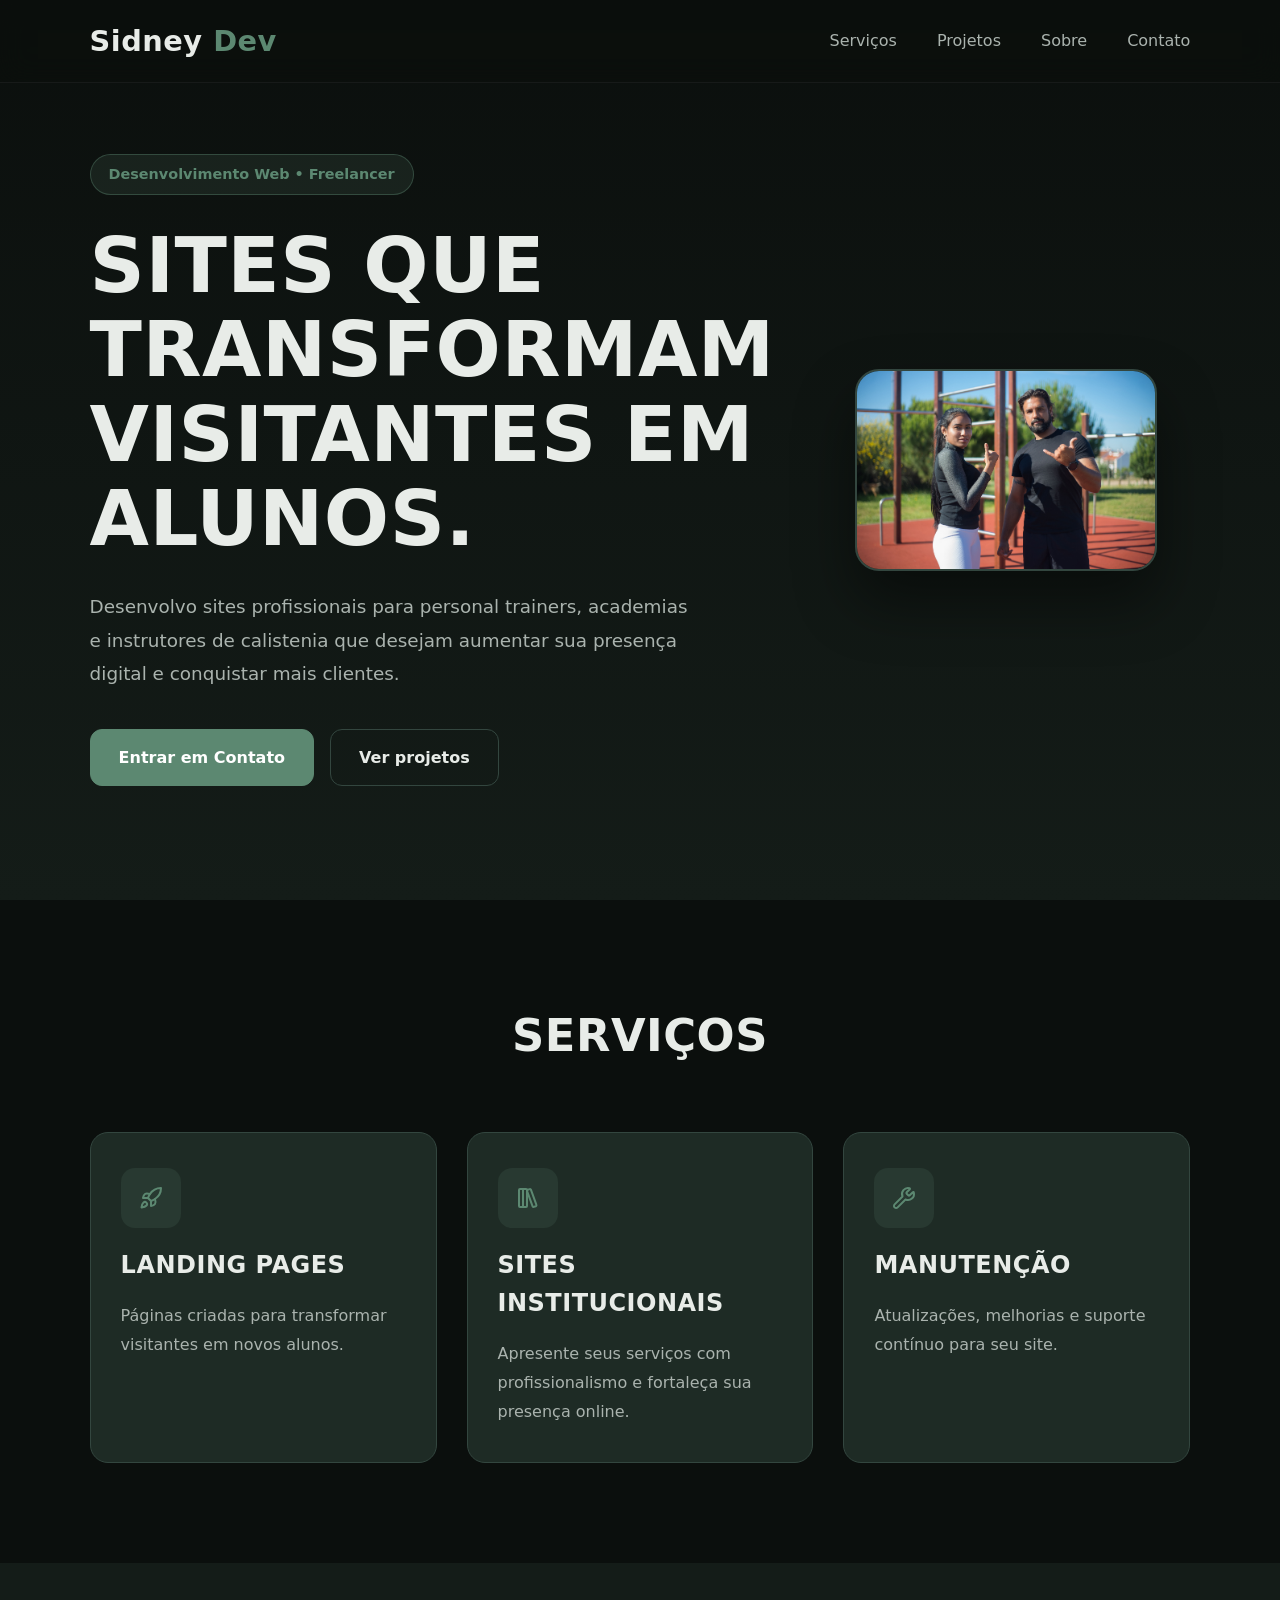
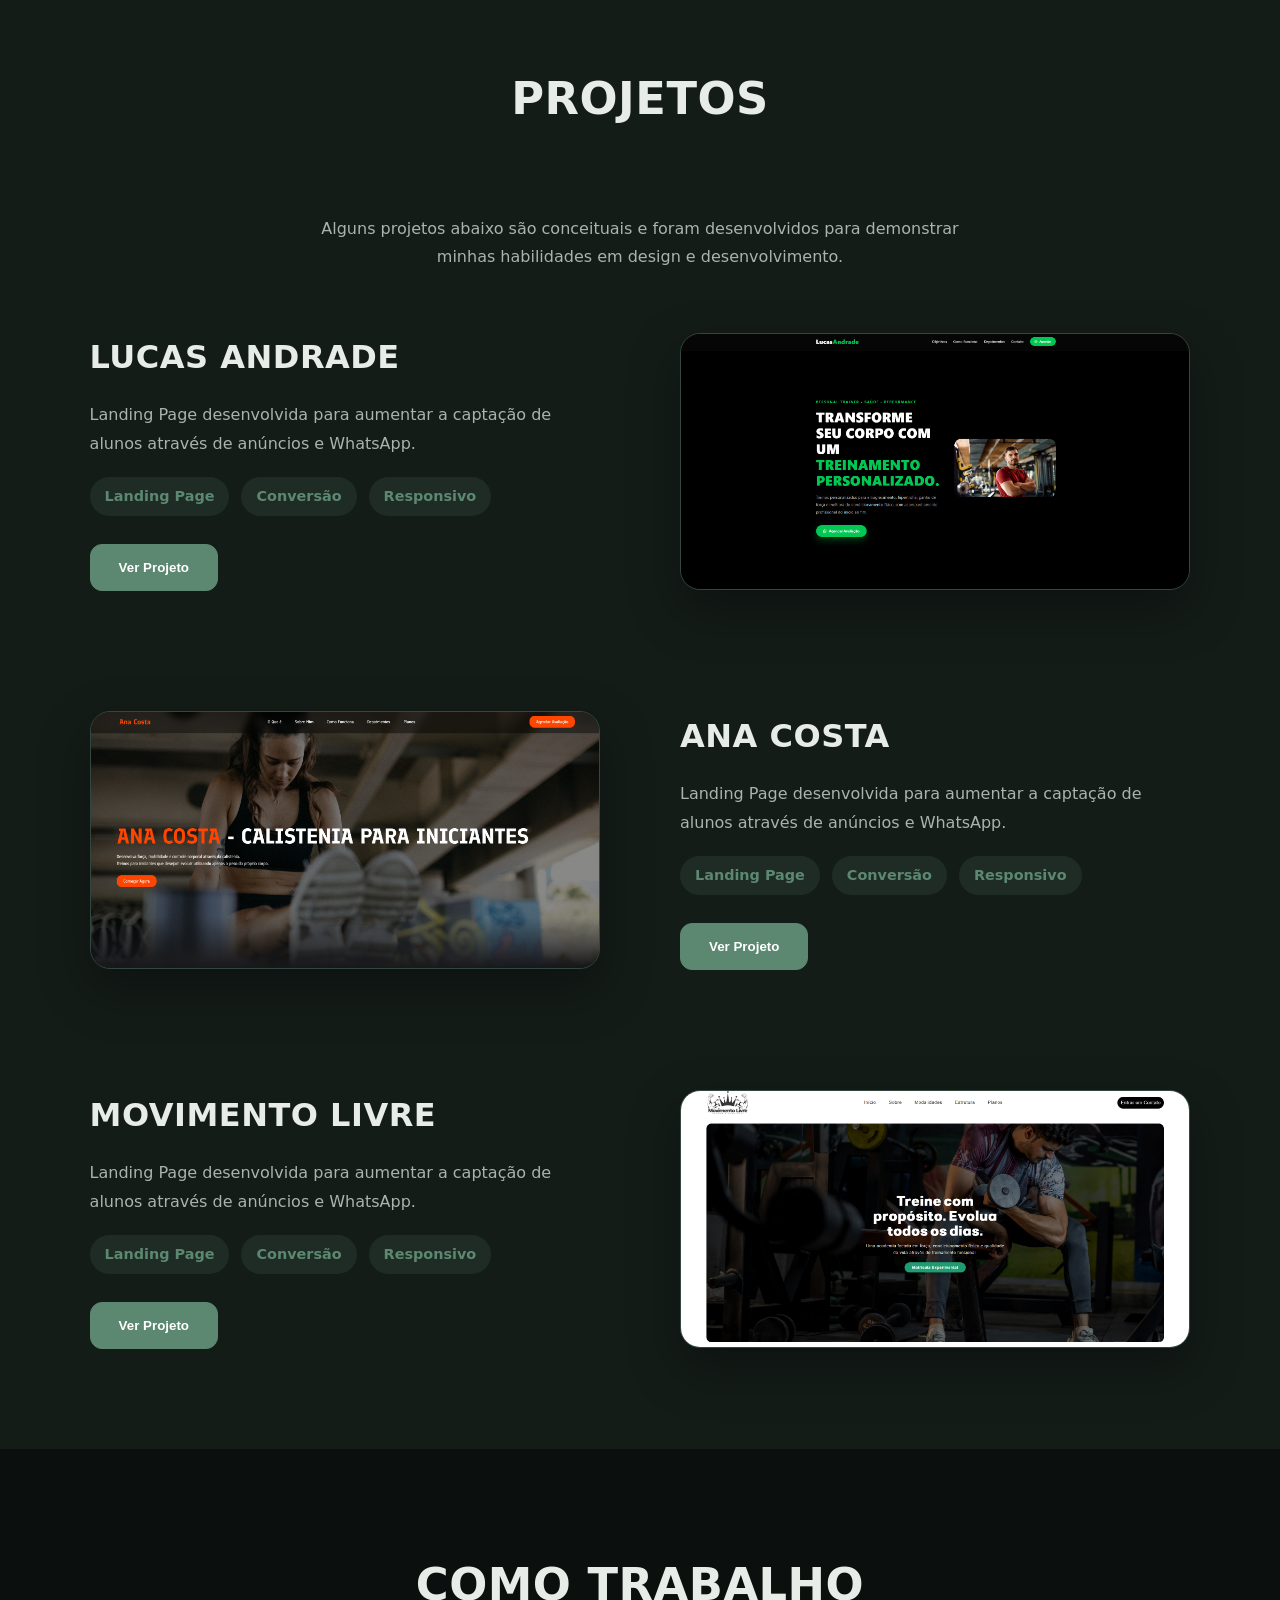
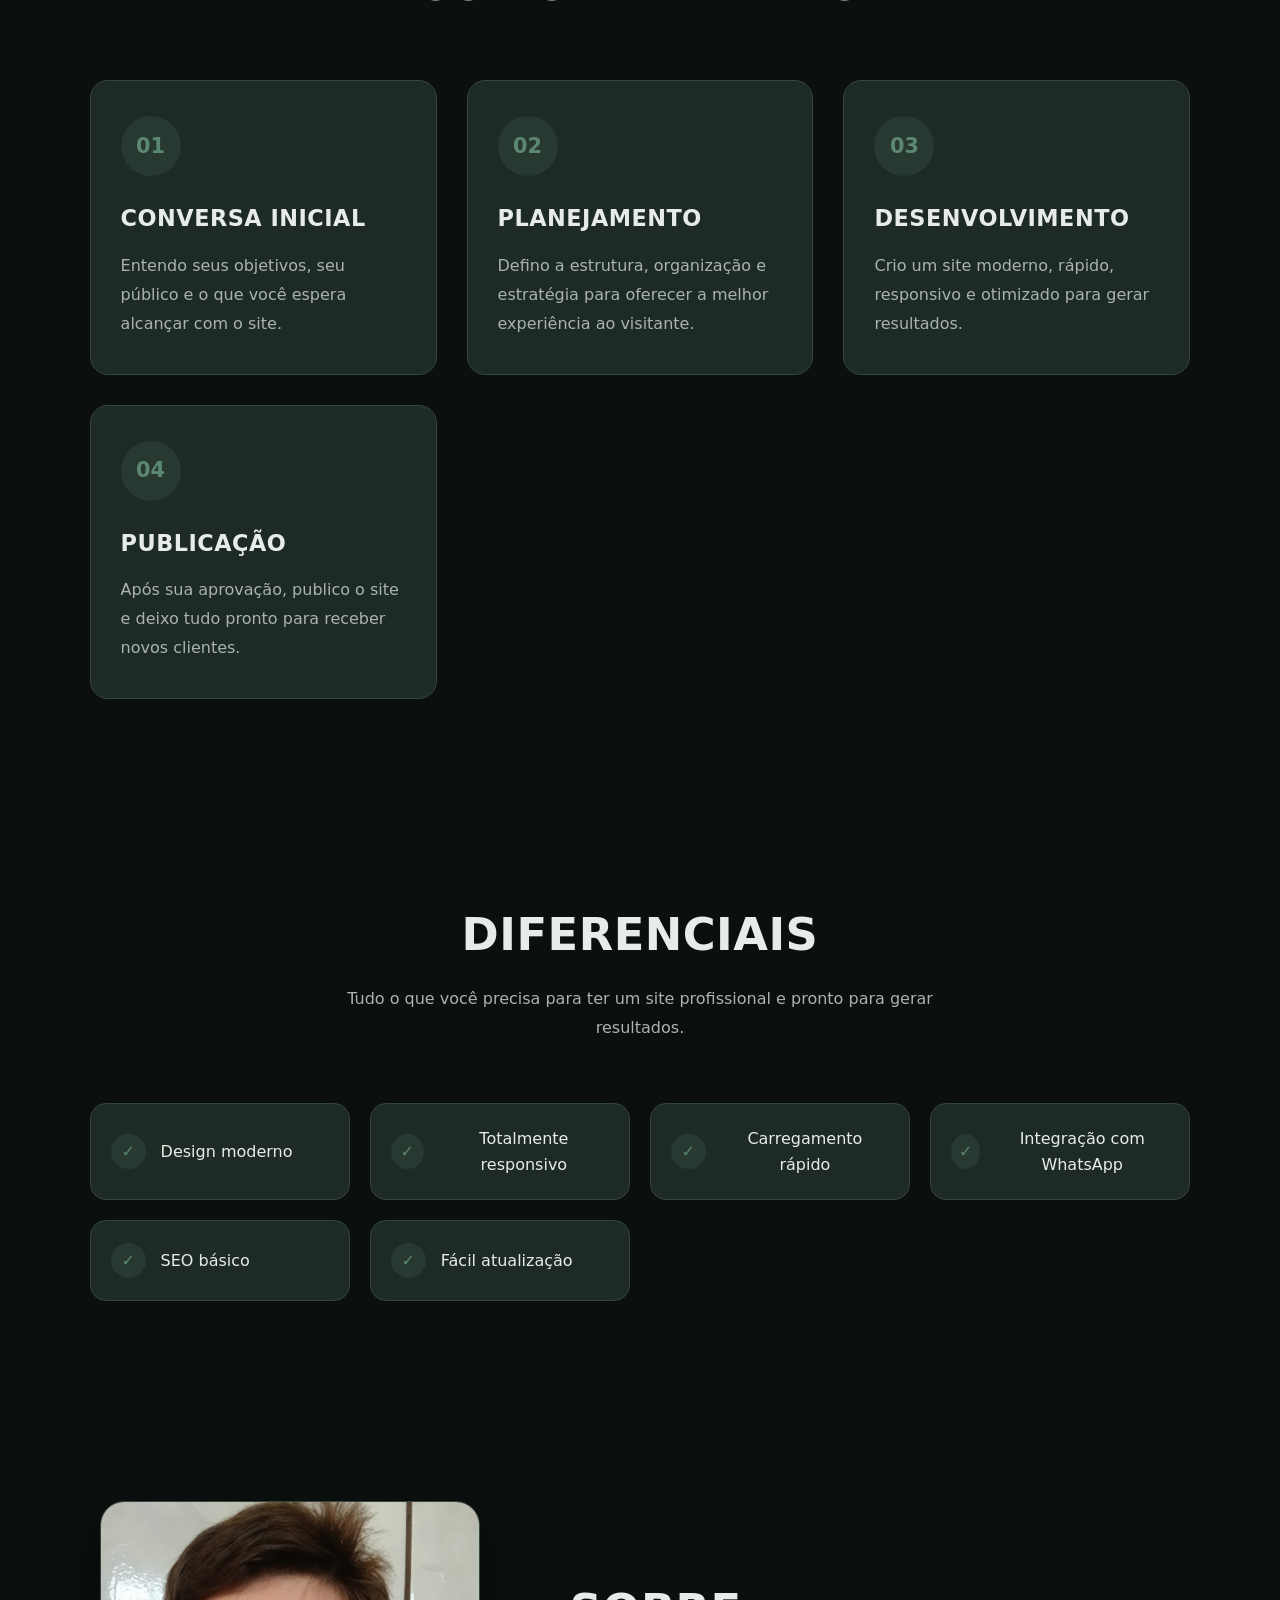
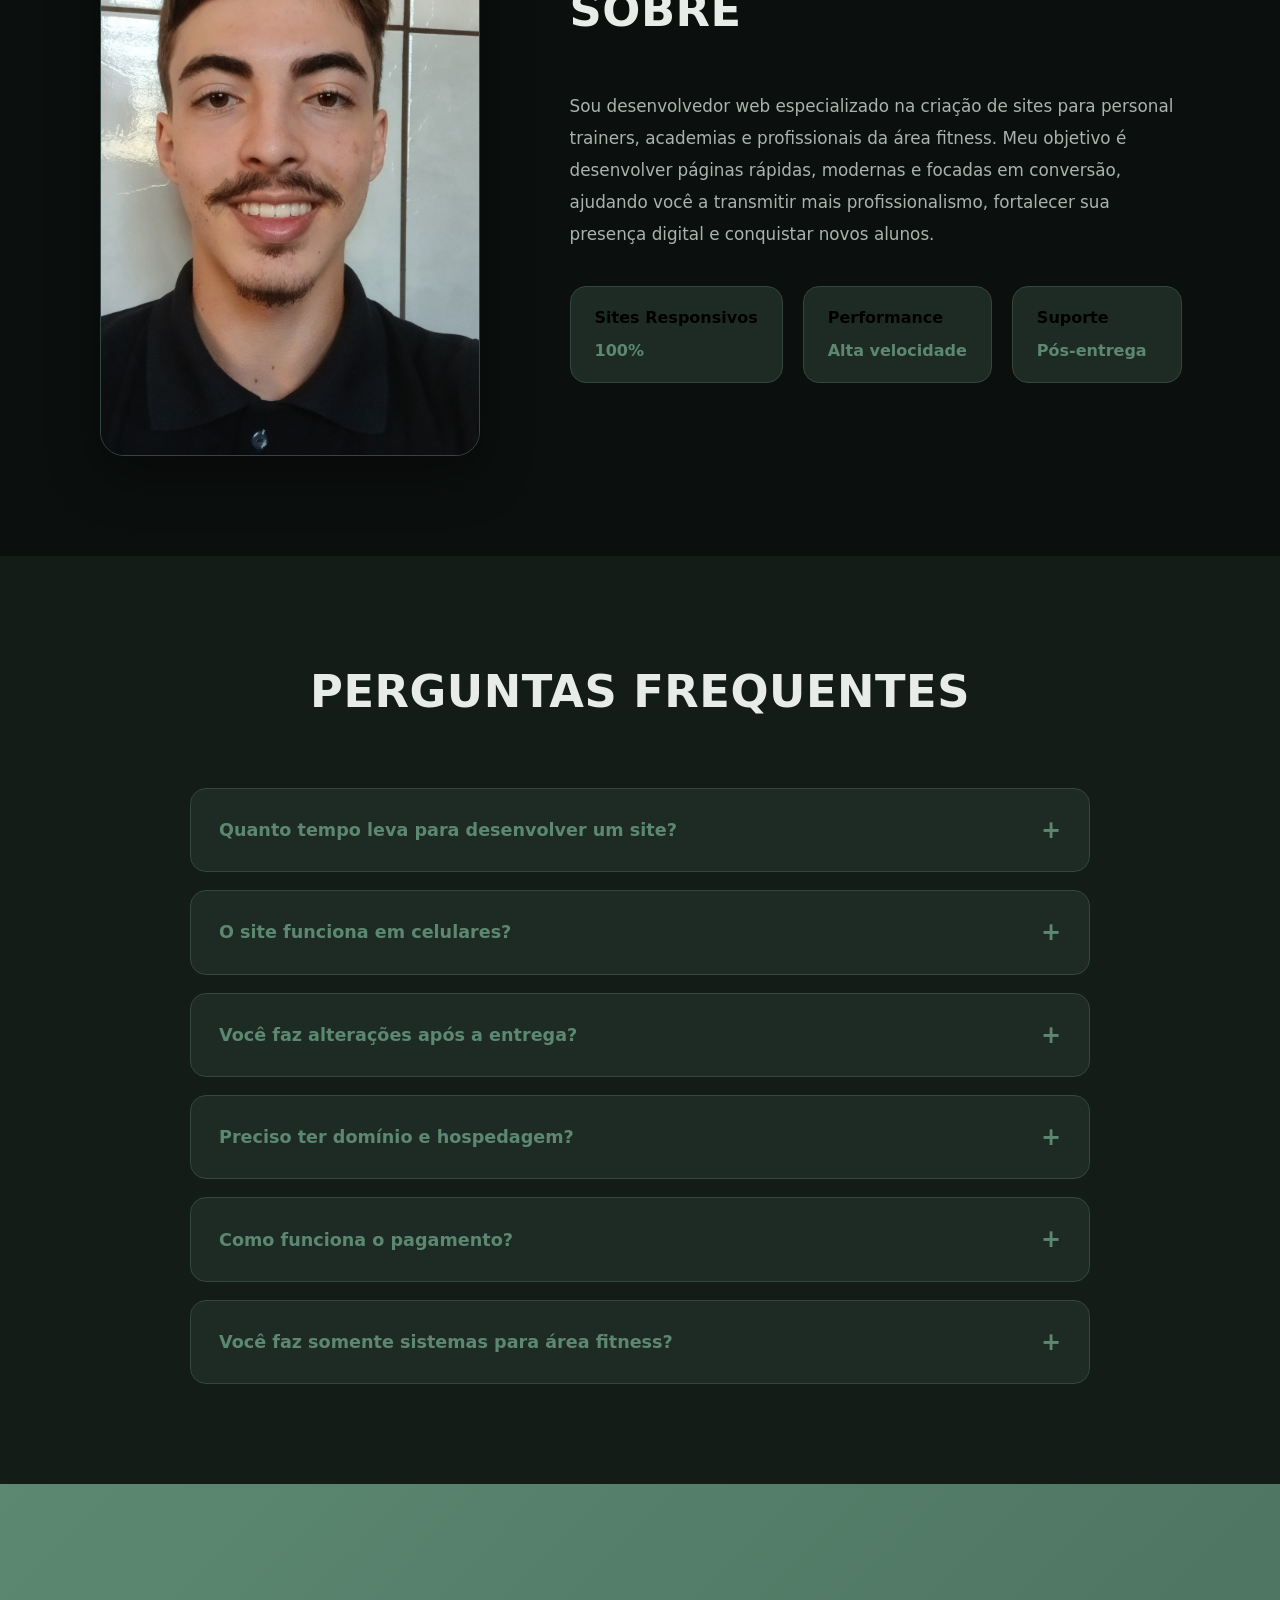
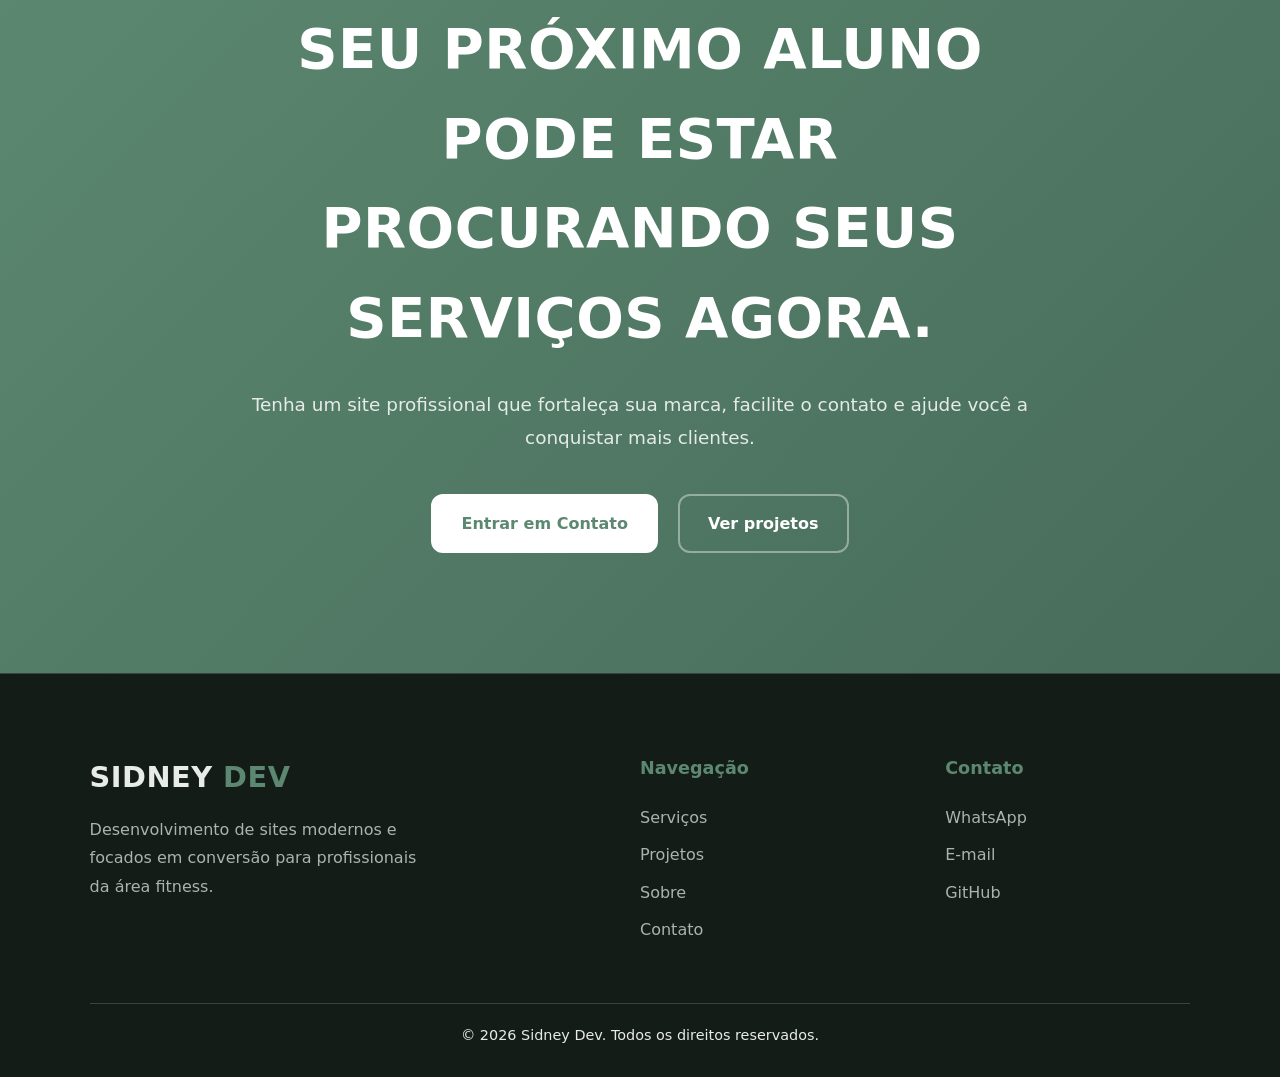
<file: templates/index.html>
<!DOCTYPE html>
<html lang="en">
<head>
    <meta charset="UTF-8">
    <meta name="viewport" content="width=device-width, initial-scale=1.0">

    <link rel="stylesheet" href="../static/css/style.css">

    <!-- fontawesome -->
    <link rel="stylesheet" href="https://cdnjs.cloudflare.com/ajax/libs/font-awesome/6.6.0/css/all.min.css" integrity="sha512-Kc323vGBEqzTmouAECnVceyQqyqdsSiqLQISBL29aUW4U/M7pSPA/gEUZQqv1cwx4OnYxTxve5UMg5GT6L4JJg==" crossorigin="anonymous" referrerpolicy="no-referrer" />

    <!-- google fonts -->
    <link rel="preconnect" href="https://fonts.googleapis.com">
    <link rel="preconnect" href="https://fonts.gstatic.com" crossorigin>
    <link href="https://fonts.googleapis.com/css2?family=Inter:ital,opsz,wght@0,14..32,100..900;1,14..32,100..900&family=Manrope:wght@200..800&display=swap" rel="stylesheet">

    <title>Sidney Dev</title>
</head>
<body>
    <header>
      
        <a href="#" class="logo">
            Sidney <span>Dev</span>
        </a>
        
        <nav id="menu" class="menu">

            <div class="div-buttom-x">
                <button onclick="myFunction()" id="button-ham-x" class="button-secundario">
                    <i class="fa-solid fa-x"></i>
                </button>
            </div>

            <ul>
                <li><a href="#servicos">Serviços</a></li>
                <li><a href="#projetos">Projetos</a></li>
                <li><a href="#sobre">Sobre</a></li>
                <li><a href="#cta-final">Contato</a></li>
            </ul>
            
        </nav>

        <button onclick="myFunction()" id="button-ham" class="button-secundario"><i class="fa-solid fa-bars"></i></button>
      
    </header>
    <main>

        <section id="hero">

            <div class="hero-content">

                <span class="tag">
                    Desenvolvimento Web • Freelancer
                </span>

                <h1>
                    Sites que transformam visitantes em alunos.
                </h1>

                <p class="hero-text">
                    Desenvolvo sites profissionais para personal trainers, academias e instrutores de calistenia que desejam aumentar sua presença digital e conquistar mais clientes.
                </p>

                <div class="hero-buttons">

                    <a
                        href="https://wa.me/5519995285336?text=Olá,%20Sidney!%20Vim%20pelo%20seu%20portifolio,%20gostaria%20de%20solicitar%20um%20serviço."
                        class="button-principal"
                        target="_blank"
                    >
                        Entrar em Contato
                    </a>

                    <a href="#projetos" class="button-secundario">
                        Ver projetos
                    </a>

                </div>

            </div>

            <div class="hero-image">

                <img src="../static/img/pexels-kampus-8346673.jpg" alt="Sidney Dev">

            </div>

        </section>

        <section id="servicos">
            <h2>Serviços</h2>
            <div>

                <div>
                    <div class="icon">
                        <svg xmlns="http://www.w3.org/2000/svg" width="24" height="24" viewBox="0 0 24 24" fill="none" stroke="currentColor" stroke-width="2" stroke-linecap="round" stroke-linejoin="round" class="lucide lucide-rocket-icon lucide-rocket"><path d="M12 15v5s3.03-.55 4-2c1.08-1.62 0-5 0-5"/><path d="M4.5 16.5c-1.5 1.26-2 5-2 5s3.74-.5 5-2c.71-.84.7-2.13-.09-2.91a2.18 2.18 0 0 0-2.91-.09"/><path d="M9 12a22 22 0 0 1 2-3.95A12.88 12.88 0 0 1 22 2c0 2.72-.78 7.5-6 11a22.4 22.4 0 0 1-4 2z"/><path d="M9 12H4s.55-3.03 2-4c1.62-1.08 5 .05 5 .05"/></svg>

                    </div>
                    <h3>Landing Pages</h3>
                    <p>Páginas criadas para transformar visitantes em novos alunos.</p>
                </div>

                <div>
                    <div class="icon">
                        <svg xmlns="http://www.w3.org/2000/svg" width="24" height="24" viewBox="0 0 24 24" fill="none" stroke="currentColor" stroke-width="2" stroke-linecap="round" stroke-linejoin="round" class="lucide lucide-library-big-icon lucide-library-big"><rect width="8" height="18" x="3" y="3" rx="1"/><path d="M7 3v18"/><path d="M20.4 18.9c.2.5-.1 1.1-.6 1.3l-1.9.7c-.5.2-1.1-.1-1.3-.6L11.1 5.1c-.2-.5.1-1.1.6-1.3l1.9-.7c.5-.2 1.1.1 1.3.6Z"/></svg>

                    </div>
                    <h3>Sites Institucionais</h3>
                    <p>Apresente seus serviços com profissionalismo e fortaleça sua presença online.</p>
                </div>

                <div>
                    <div class="icon">
                        <svg xmlns="http://www.w3.org/2000/svg" width="24" height="24" viewBox="0 0 24 24" fill="none" stroke="currentColor" stroke-width="2" stroke-linecap="round" stroke-linejoin="round" class="lucide lucide-wrench-icon lucide-wrench"><path d="M14.7 6.3a1 1 0 0 0 0 1.4l1.6 1.6a1 1 0 0 0 1.4 0l3.106-3.105c.32-.322.863-.22.983.218a6 6 0 0 1-8.259 7.057l-7.91 7.91a1 1 0 0 1-2.999-3l7.91-7.91a6 6 0 0 1 7.057-8.259c.438.12.54.662.219.984z"/></svg>
                    </div>
                    <h3>Manutenção</h3>
                    <p>Atualizações, melhorias e suporte contínuo para seu site.</p>
                </div>

            </div>
        </section>

        <section id="projetos">
            <h2>Projetos</h2>
            <p class="projetos-info">
                Alguns projetos abaixo são conceituais e foram desenvolvidos para demonstrar minhas habilidades em design e desenvolvimento.
            </p>

            <div class="projetos">

                <div class="sobre-projeto">
                    
                    <h3>Lucas Andrade</h3>

                    <p>
                        Landing Page desenvolvida para aumentar a captação de alunos através de anúncios e WhatsApp.
                    </p>

                    <div class="info-projeto">

                        <span>Landing Page</span>

                        <span>Conversão</span>

                        <span>Responsivo</span>

                    </div>

                    <button class="button-principal">
                        <a href="../lucas-andrade-treinamento-personalizado/templates/index.html" target="_blank">
                            Ver Projeto
                        </a>
                    </button>

                </div>
                <div class="img-projeto">
                    <img src="../static/img/capa-lucas-andrade.png" alt="Imagem do Projeto Lucas Andrade">
                </div>
            </div>

            <div class="projetos">

                <div class="img-projeto">
                    <img src="../static/img/capa-ana-costa.png" alt="Imagem do Projeto Ana Costa">
                </div>

                <div class="sobre-projeto">

                    <h3>Ana Costa</h3>

                    <p>
                        Landing Page desenvolvida para aumentar a captação de alunos através de anúncios e WhatsApp.
                    </p>

                    <div class="info-projeto">

                        <span>Landing Page</span>

                        <span>Conversão</span>

                        <span>Responsivo</span>

                    </div>

                    <button class="button-principal">
                        <a href="../ana-costa-intrutora-calistenia/templates/index.html" target="_blank">
                            Ver Projeto
                        </a>
                    </button>
                </div>
                
            </div>

            <div class="projetos">

                <div class="sobre-projeto">

                    <h3>Movimento Livre</h3>

                    <p>
                        Landing Page desenvolvida para aumentar a captação de alunos através de anúncios e WhatsApp.
                    </p>

                    <div class="info-projeto">

                        <span>Landing Page</span>

                        <span>Conversão</span>

                        <span>Responsivo</span>

                    </div>

                    <button class="button-principal">
                        <a href="../movimento-ivre--academia-funcional/templates/index.html" target="_blank">
                            Ver Projeto
                        </a>
                    </button>
                </div>

                <div class="img-projeto">
                    <img src="../static/img/capa-movimento-livre.png" alt="Imagem do Projeto Movimento Livre">
                </div>
            </div>
        </section>

        <section id="como-trabalho">

            <h2>Como Trabalho</h2>

            <div class="processo">

                <div class="etapa">
                    <span>01</span>
                    <h3>Conversa Inicial</h3>
                    <p>Entendo seus objetivos, seu público e o que você espera alcançar com o site.</p>
                </div>

                <div class="etapa">
                    <span>02</span>
                    <h3>Planejamento</h3>
                    <p>Defino a estrutura, organização e estratégia para oferecer a melhor experiência ao visitante.</p>
                </div>

                <div class="etapa">
                    <span>03</span>
                    <h3>Desenvolvimento</h3>
                    <p>Crio um site moderno, rápido, responsivo e otimizado para gerar resultados.</p>
                </div>

                <div class="etapa">
                    <span>04</span>
                    <h3>Publicação</h3>
                    <p>Após sua aprovação, publico o site e deixo tudo pronto para receber novos clientes.</p>
                </div>

            </div>

        </section>

        <section id="diferenciais">

            <h2>Diferenciais</h2>

            <p class="diferenciais-sub">
                Tudo o que você precisa para ter um site profissional e pronto para gerar resultados.
            </p>

            <div class="diferenciais-grid">

                <div class="diferencial">
                    <span>✓</span>
                    <p>Design moderno</p>
                </div>

                <div class="diferencial">
                    <span>✓</span>
                    <p>Totalmente responsivo</p>
                </div>

                <div class="diferencial">
                    <span>✓</span>
                    <p>Carregamento rápido</p>
                </div>

                <div class="diferencial">
                    <span>✓</span>
                    <p>Integração com WhatsApp</p>
                </div>

                <div class="diferencial">
                    <span>✓</span>
                    <p>SEO básico</p>
                </div>

                <div class="diferencial">
                    <span>✓</span>
                    <p>Fácil atualização</p>
                </div>

            </div>

        </section>

        <section id="sobre">

            <div class="sobre-img">
                <img src="../static/img/photo-me.jpg" alt="Imagem de Sidney Dev">
            </div>

            <div class="sobre">
                <h2>Sobre</h2>

                <p>
                    Sou desenvolvedor web especializado na criação de sites para
                    personal trainers, academias e profissionais da área fitness.

                    Meu objetivo é desenvolver páginas rápidas, modernas e focadas em
                    conversão, ajudando você a transmitir mais profissionalismo,
                    fortalecer sua presença digital e conquistar novos alunos.
                </p>

                <div class="sobre-dados">

                    <div>
                        <strong>Sites Responsivos</strong>
                        <span>100%</span>
                    </div>

                    <div>
                        <strong>Performance</strong>
                        <span>Alta velocidade</span>
                    </div>

                    <div>
                        <strong>Suporte</strong>
                        <span>Pós-entrega</span>
                    </div>

                </div>

            </div>

        </section>

        <section id="faq">

            <h2>Perguntas Frequentes</h2>

            <div class="faq-container">

                <details>
                    <summary>Quanto tempo leva para desenvolver um site?</summary>
                    <p>
                        O prazo varia conforme a complexidade do projeto, mas a maioria
                        dos sites é entregue entre 7 e 15 dias úteis.
                    </p>
                </details>

                <details>
                    <summary>O site funciona em celulares?</summary>
                    <p>
                        Sim. Todos os sites são desenvolvidos com design responsivo,
                        garantindo uma boa experiência em celulares, tablets e computadores.
                    </p>
                </details>

                <details>
                    <summary>Você faz alterações após a entrega?</summary>
                    <p>
                        Sim. Também ofereço suporte e manutenção para ajustes,
                        atualizações e melhorias no site.
                    </p>
                </details>

                <details>
                    <summary>Preciso ter domínio e hospedagem?</summary>
                    <p>
                        Caso ainda não tenha, posso orientar você na escolha e realizar
                        toda a configuração necessária.
                    </p>
                </details>

                <details>
                    <summary>Como funciona o pagamento?</summary>
                    <p>
                        O pagamento é combinado durante o orçamento. Dependendo do
                        projeto, é possível dividir em etapas.
                    </p>
                </details>

                <details>
                    <summary>Você faz somente sistemas para área fitness?</summary>
                    <p>
                        Não. Embora a área fitness seja minha principal área de foco, também desenvolvo sistemas personalizados para empresas e profissionais de diversos segmentos.
                    </p>
                    <!-- <a href="https://sidney-queijo-artesanal.vercel.app/" target="_blank" rel="noopener noreferrer">Projeto Queijo Artesanal</a> -->
                </details>

            </div>

        </section>

        <section id="cta-final">

            <div class="cta-container">

                <h2>Seu próximo aluno pode estar procurando seus serviços agora.</h2>

                <p>
                    Tenha um site profissional que fortaleça sua marca, facilite o contato e ajude você a conquistar mais clientes.
                </p>

                <div class="cta-buttons">

                    <a
                        href="https://wa.me/5519995285336?text=Olá,%20Sidney!%20Vim%20pelo%20seu%20portifolio,%20gostaria%20de%20solicitar%20um%20serviço."
                        class="button-principal"
                        target="_blank"
                    >
                        Entrar em Contato
                    </a>

                    <a href="#projetos" class="button-secundario">
                        Ver projetos
                    </a>

                </div>

            </div>

        </section>
    </main>

    <footer id="footer">

        <div class="footer-container">

            <div class="footer-brand">
                <h3>Sidney <span>Dev</span></h3>
                <p>
                    Desenvolvimento de sites modernos e focados em conversão
                    para profissionais da área fitness.
                </p>
            </div>

            <div class="footer-links">

                <h4>Navegação</h4>

                <a href="#servicos">Serviços</a>
                <a href="#projetos">Projetos</a>
                <a href="#sobre">Sobre</a>
                <a href="#cta-final">Contato</a>

            </div>

            <div class="footer-contact">

                <h4>Contato</h4>

                <a href="https://wa.me/5519995285336">WhatsApp</a>
                <a href="mailto:sidney.fekir@gmail.com@email.com">E-mail</a>
                <a href="https://github.com/HiSidney">GitHub</a>

            </div>

        </div>

        <div class="footer-bottom">
            <p>© 2026 Sidney Dev. Todos os direitos reservados.</p>
        </div>

    </footer>
    <script src="../static/js/script.js"></script>

</body>
</html>
</file>
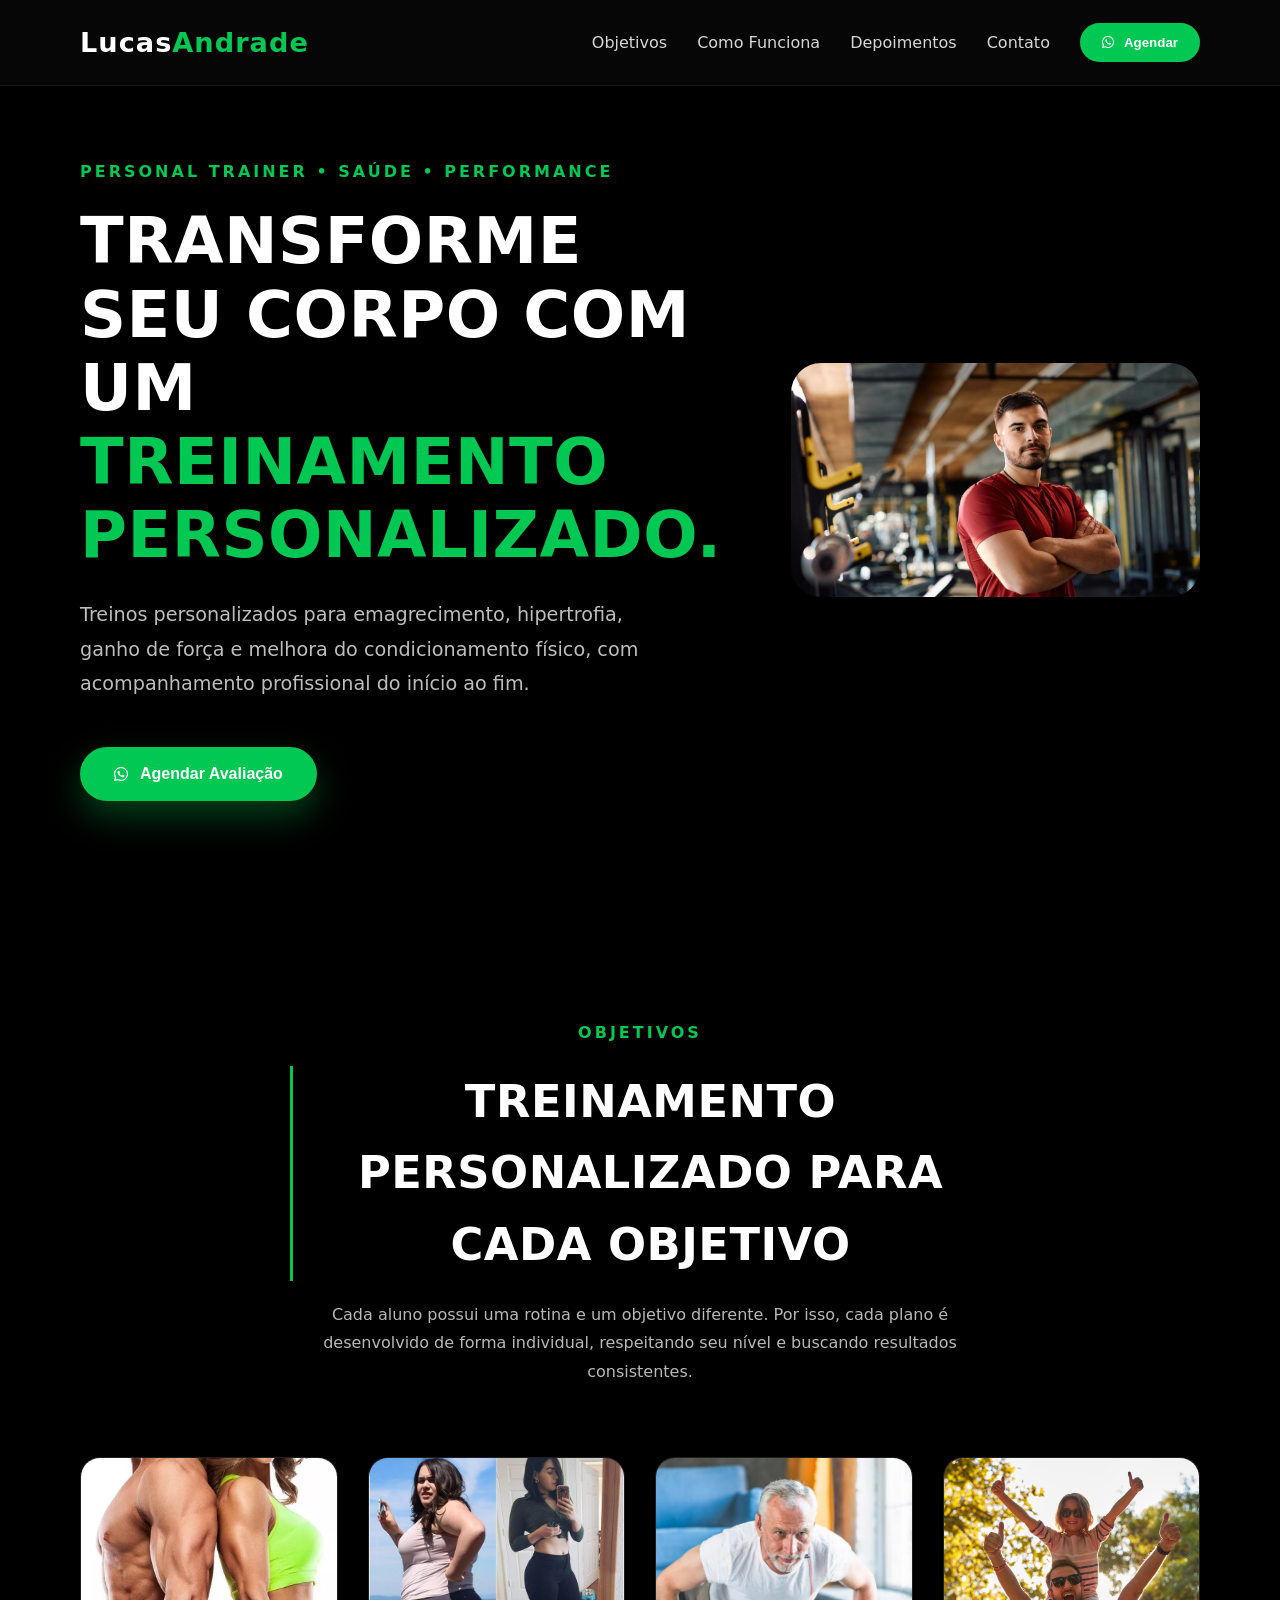
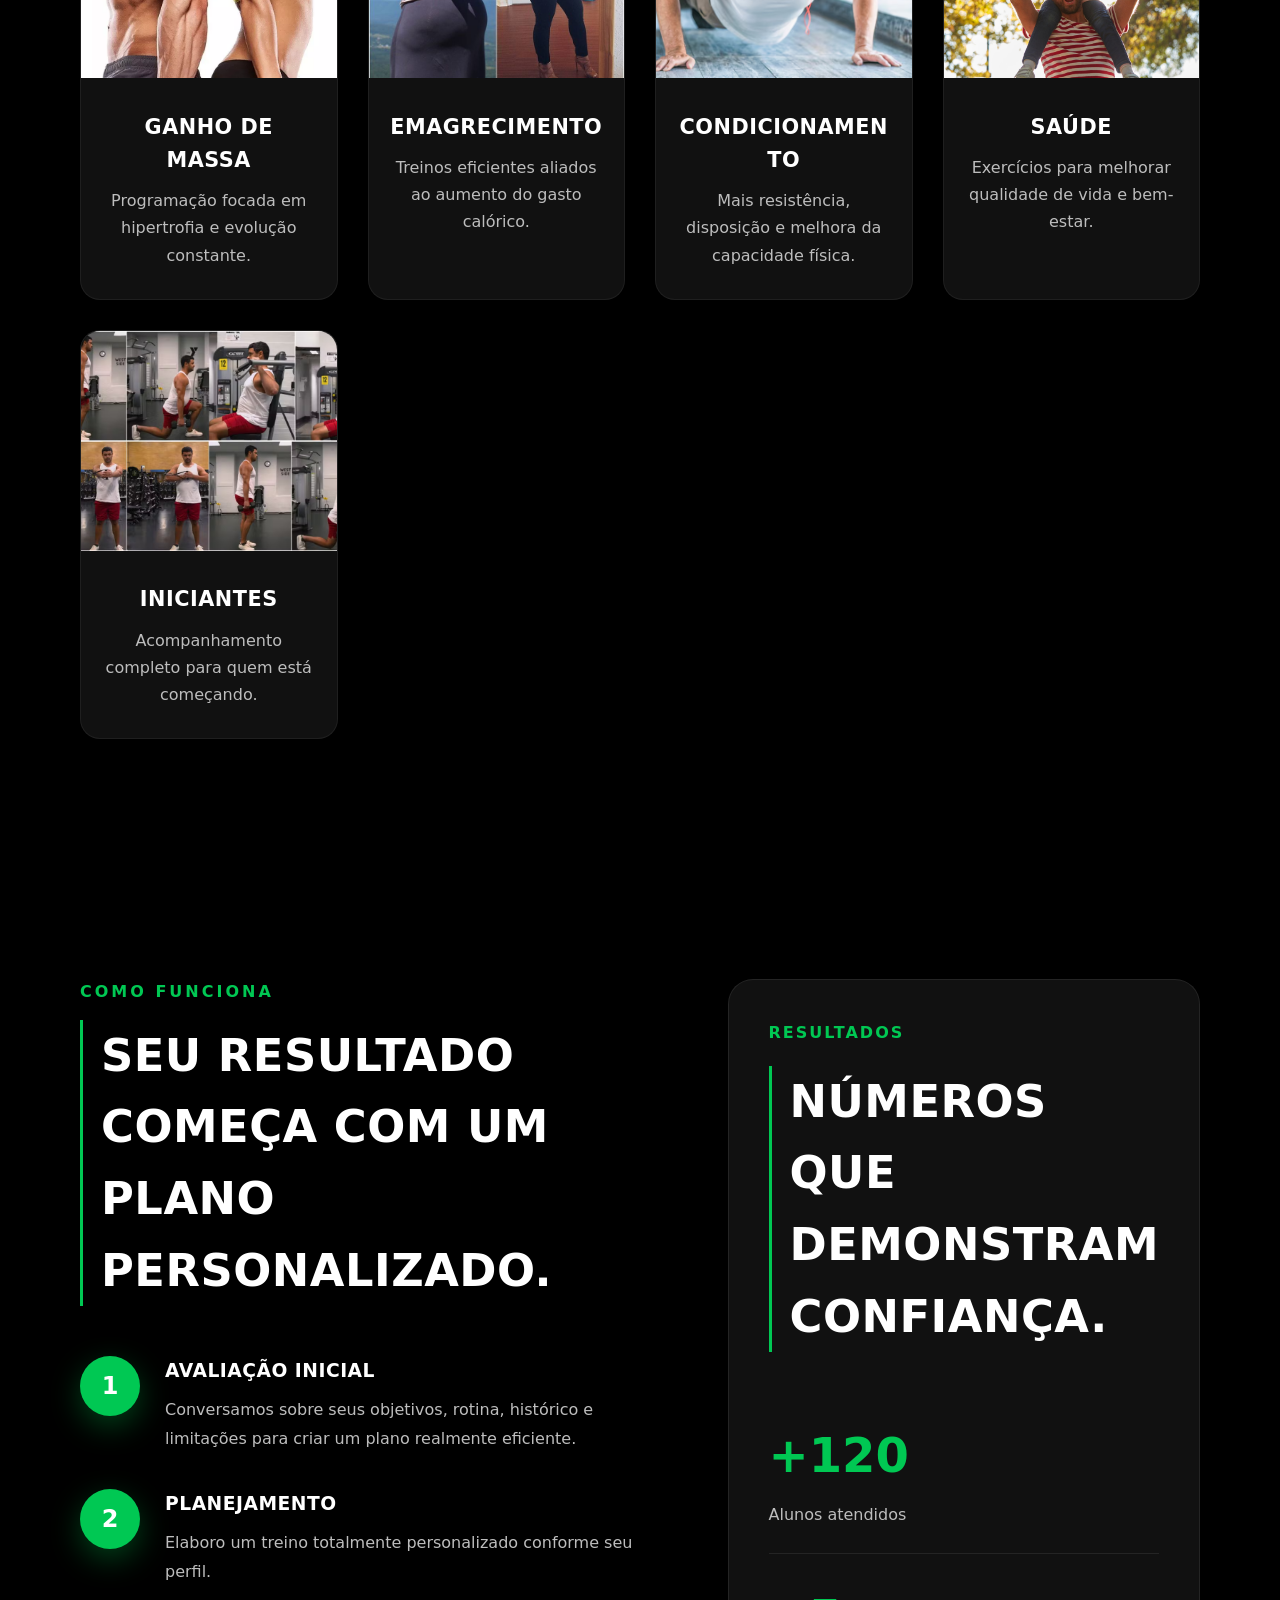
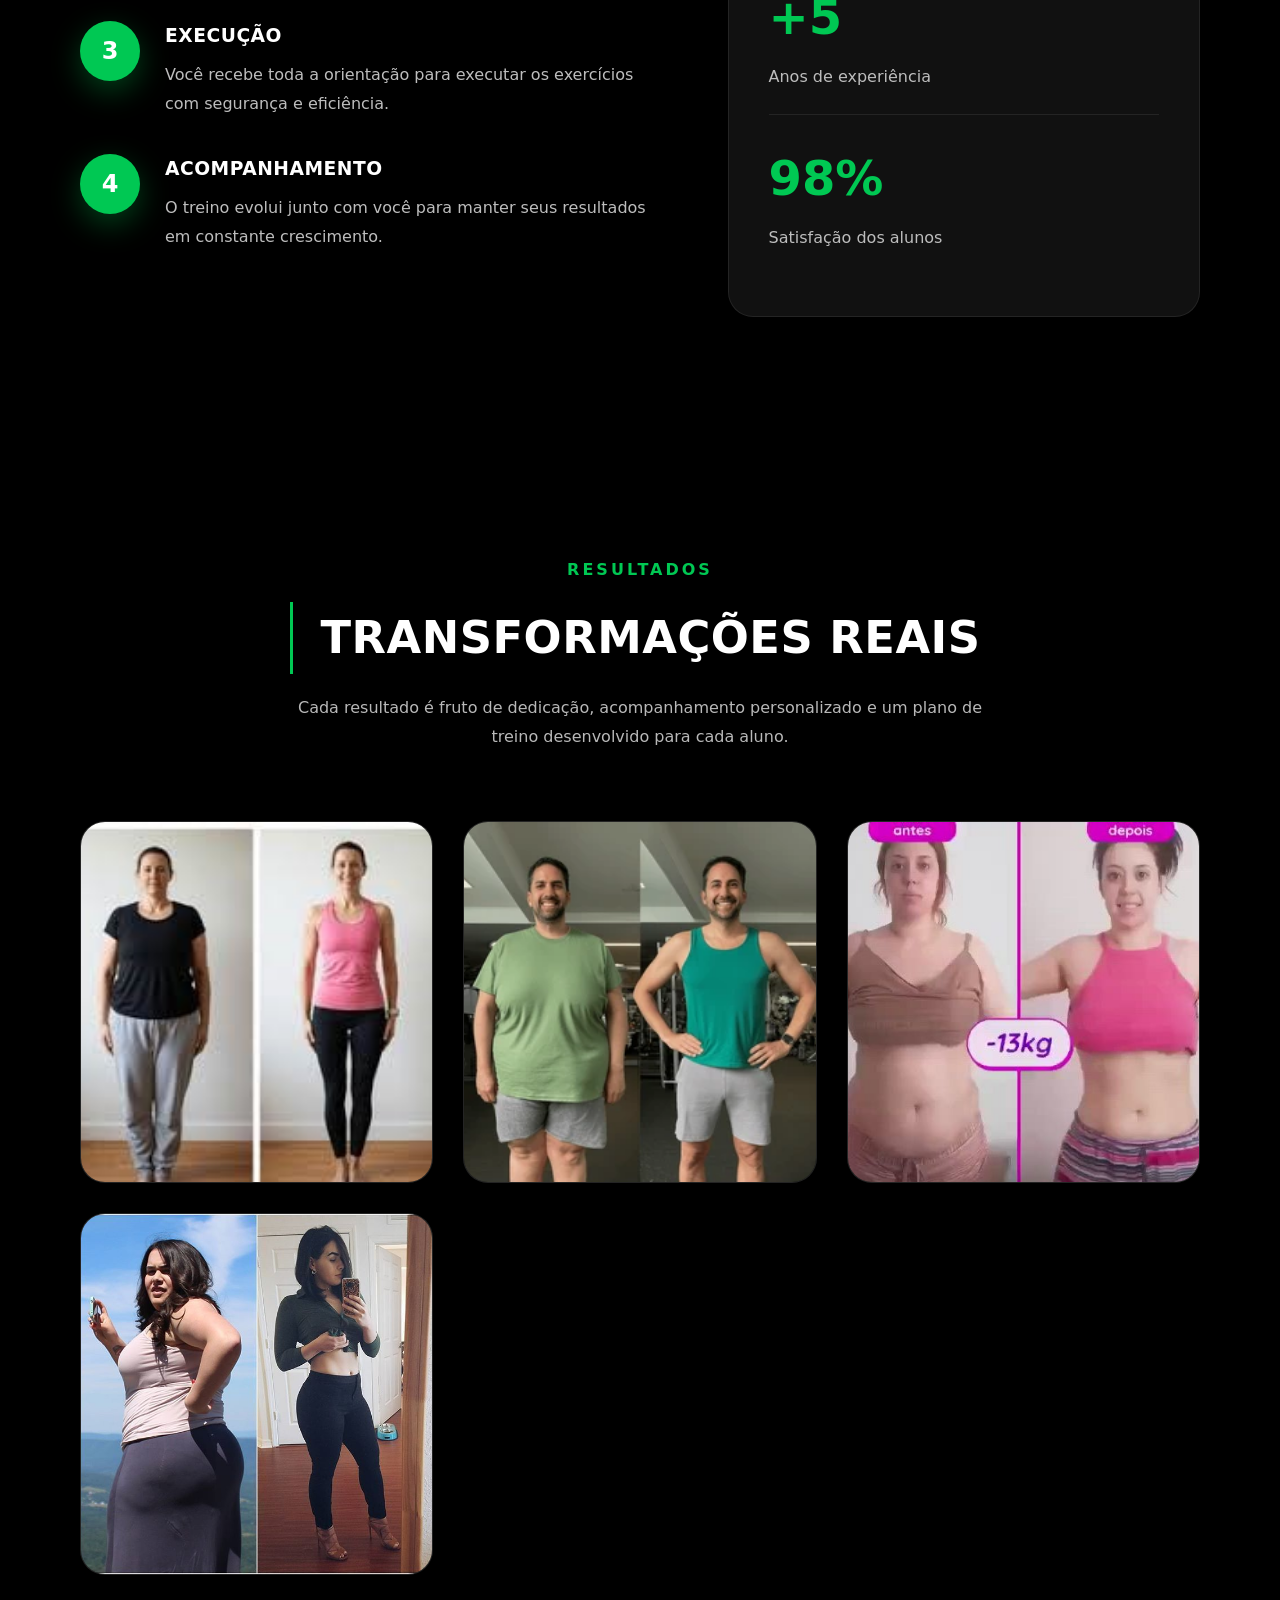
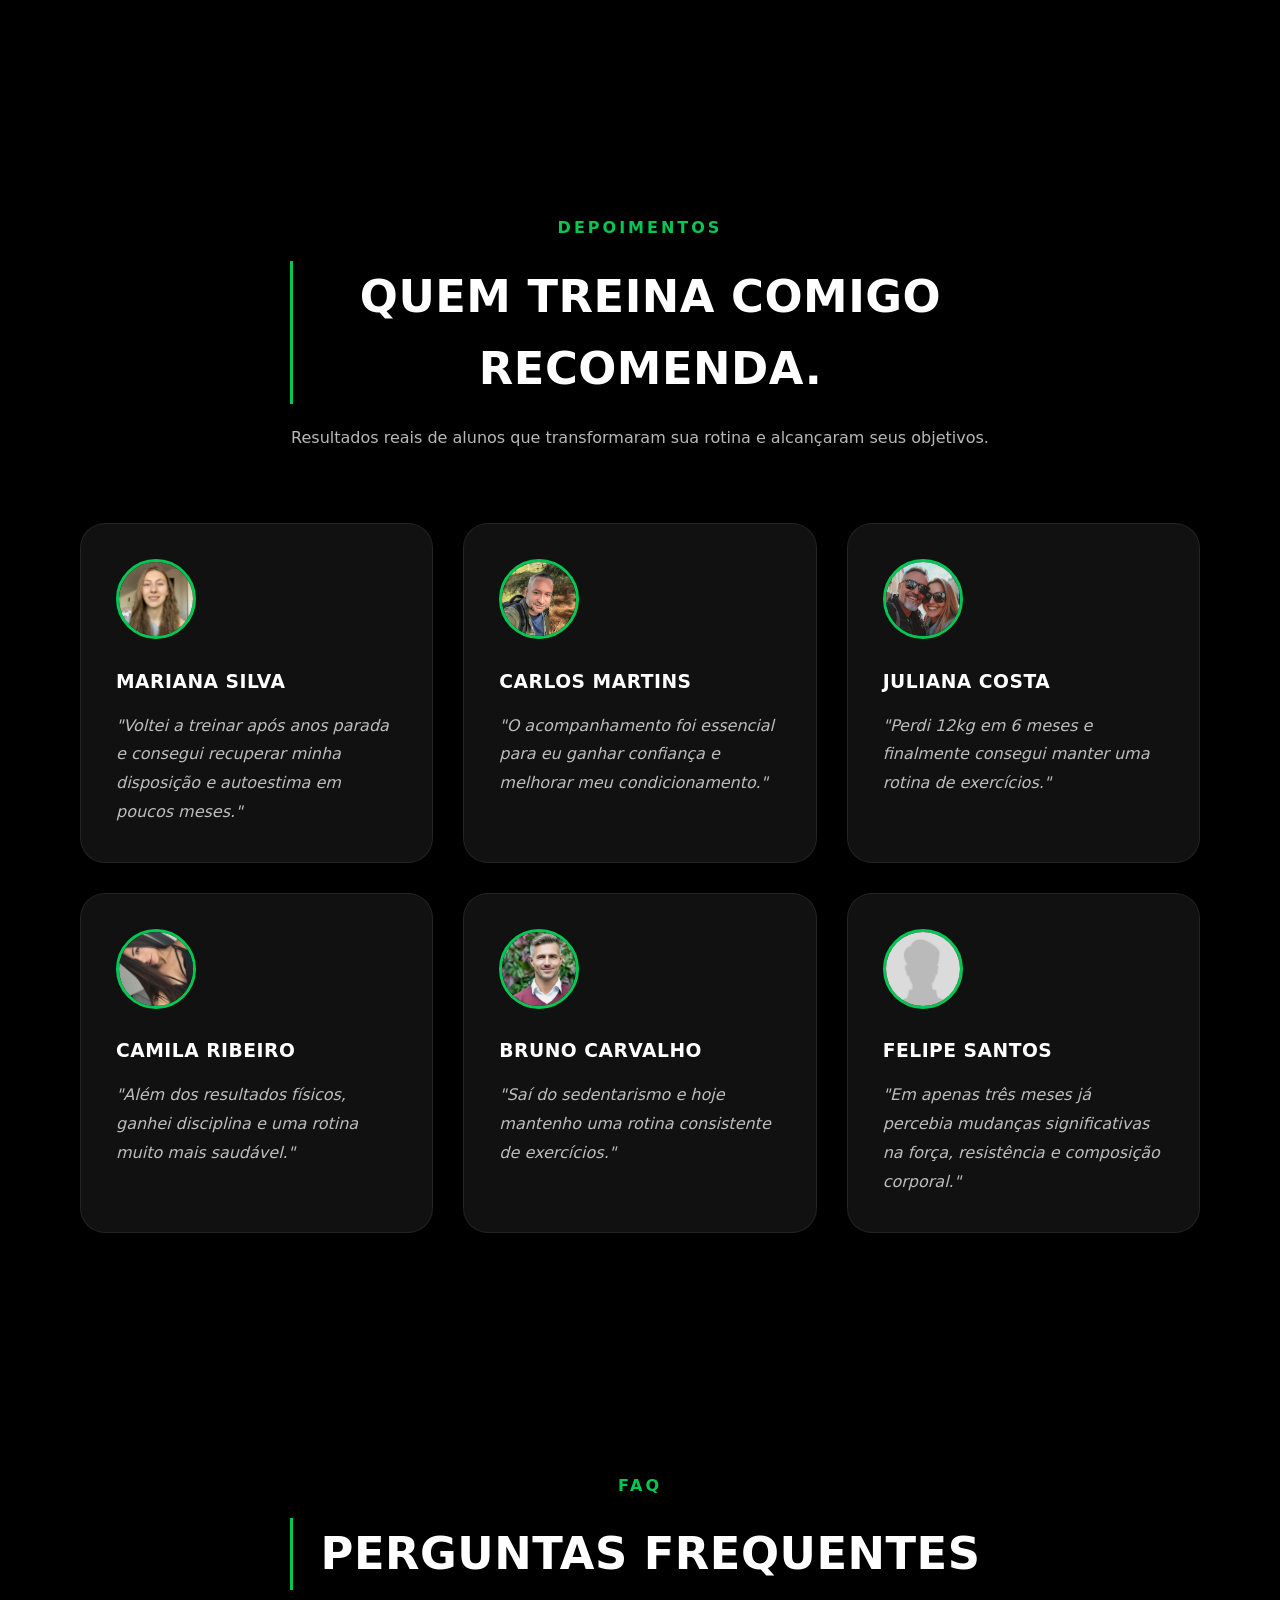
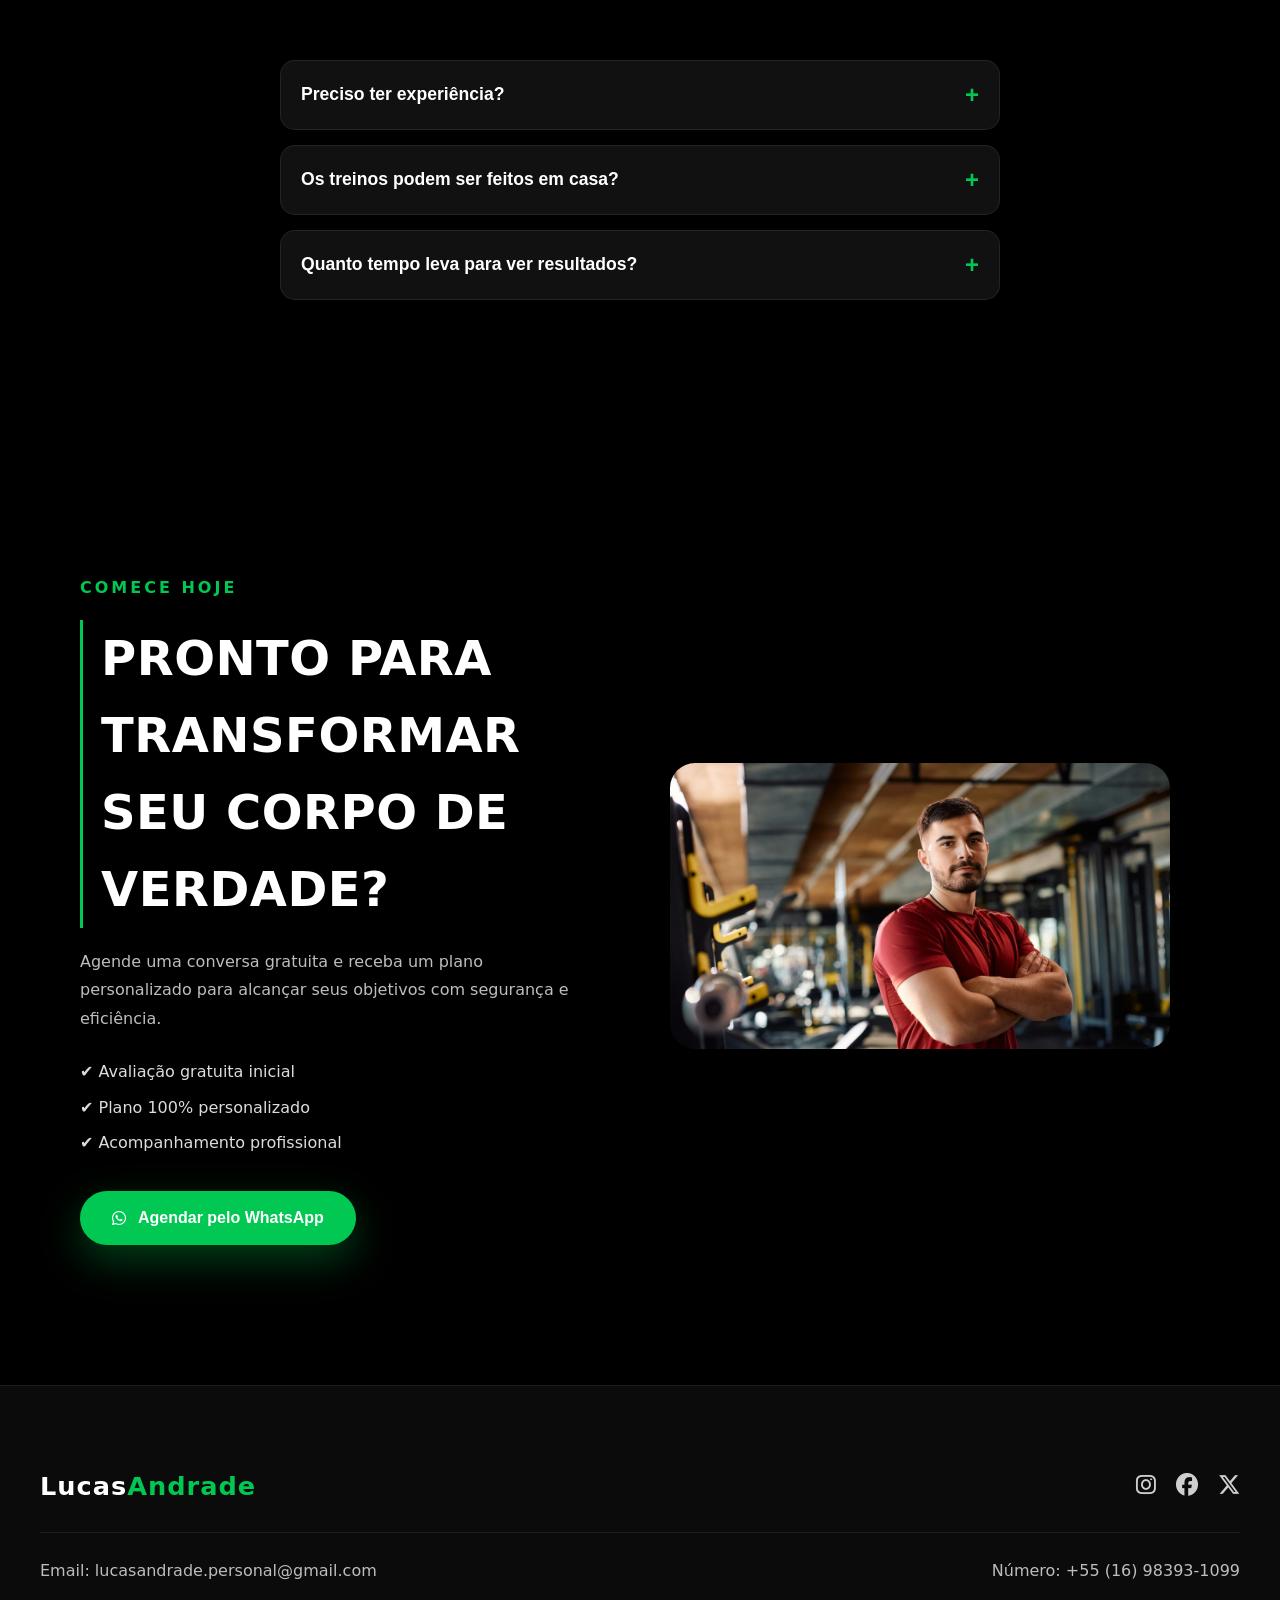
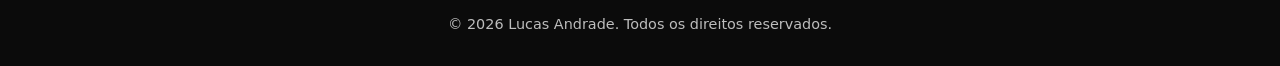
<file: lucas-andrade-treinamento-personalizado/templates/index.html>
<!DOCTYPE html>
<html lang="en">
<head>
    <meta charset="UTF-8">
    <meta name="viewport" content="width=device-width, initial-scale=1.0">
    <link rel="stylesheet" href="../static/style.css">

    <!-- fontawesome -->
    <link rel="stylesheet" href="https://cdnjs.cloudflare.com/ajax/libs/font-awesome/6.6.0/css/all.min.css" integrity="sha512-Kc323vGBEqzTmouAECnVceyQqyqdsSiqLQISBL29aUW4U/M7pSPA/gEUZQqv1cwx4OnYxTxve5UMg5GT6L4JJg==" crossorigin="anonymous" referrerpolicy="no-referrer" />
    <title>Lucas Andrade - Treinamento Personalizado</title>
</head>
<body>
    <header>
        <div class="head">

            <a href="#" class="logo">
                Lucas<span>Andrade</span>
            </a>

            <nav id="menu" class="menu2">

                <div class="div-buttom-x">
                    <button onclick="myFunction()" id="button-ham-x">
                        <i class="fa-solid fa-x"></i>
                    </button>
                </div>

                <ul>

                    <li><a href="#objetivos">Objetivos</a></li>
                    <li><a href="#funcionamento">Como Funciona</a></li>
                    <li><a href="#depoimentos">Depoimentos</a></li>
                    <li><a href="#contato">Contato</a></li>

                    <li>
                        <button class="btn-header">
                            <i class="fa-brands fa-whatsapp"></i>
                            Agendar
                        </button>
                    </li>

                </ul>
            </nav>

            <button class="menu-btn" id="button-ham" onclick="myFunction()">
                <i class="fa-solid fa-bars"></i>
            </button>

        </div>
    </header>

    <main>

        <!-- HERO -->
        <section class="hero">

            <div class="hero-part1">

                <p class="hero-tag">
                    Personal Trainer • Saúde • Performance
                </p>

                <h1>
                    Transforme seu corpo com um
                    <span>treinamento personalizado.</span>
                </h1>

                <p class="hero-text">
                    Treinos personalizados para emagrecimento,
                    hipertrofia, ganho de força e melhora do condicionamento físico,
                    com acompanhamento profissional do início ao fim.
                </p>

                <div class="hero-buttons">

                    <button class="btn-primary">
                        <i class="fa-brands fa-whatsapp"></i>
                        Agendar Avaliação
                    </button>

                </div>

            </div>

            <div class="hero-image">

                <img
                    src="../static/img/desafios-do-personal-trainer-como-ter-mais-alunos-1-scaled.png"
                    alt="Lucas Andrade Personal Trainer">

            </div>

        </section>

        <!-- SEVICOS -->
        <section class="services" id="objetivos">

            <div class="section-title">

                <span>OBJETIVOS</span>

                <h2>Treinamento Personalizado para Cada Objetivo</h2>

                <p>
                    Cada aluno possui uma rotina e um objetivo diferente.
                    Por isso, cada plano é desenvolvido de forma individual,
                    respeitando seu nível e buscando resultados consistentes.
                </p>

            </div>

            <div class="services-grid">

                <article class="service-card">

                    <img src="../static/img/ganho-mass.png" alt="Ganho de Massa">

                    <h3>Ganho de Massa</h3>

                    <p>
                        Programação focada em hipertrofia e evolução constante.
                    </p>

                </article>

                <article class="service-card">

                    <img src="../static/img/esmagrecimento.jpg" alt="Emagrecimento">

                    <h3>Emagrecimento</h3>

                    <p>
                        Treinos eficientes aliados ao aumento do gasto calórico.
                    </p>

                </article>

                <article class="service-card">

                    <img src="../static/img/condicionamento.png" alt="Condicionamento">

                    <h3>Condicionamento</h3>

                    <p>
                        Mais resistência, disposição e melhora da capacidade física.
                    </p>

                </article>

                <article class="service-card">

                    <img src="../static/img/qualideade-vida.jpg" alt="Saúde">

                    <h3>Saúde</h3>

                    <p>
                        Exercícios para melhorar qualidade de vida e bem-estar.
                    </p>

                </article>

                <article class="service-card">

                    <img src="../static/img/iniciante.png" alt="Iniciantes">

                    <h3>Iniciantes</h3>

                    <p>
                        Acompanhamento completo para quem está começando.
                    </p>

                </article>

            </div>

        </section>

        <!-- COMO FUNCIONA -->
        <section class="process" id="funcionamento">

            <div class="process-left">

                <span class="section-tag">COMO FUNCIONA</span>

                <h2>Seu resultado começa com um plano personalizado.</h2>

                <div class="timeline">

                    <div class="timeline-item">

                        <div class="number">1</div>

                        <div>
                            <h3>Avaliação Inicial</h3>

                            <p>
                                Conversamos sobre seus objetivos, rotina, histórico e limitações para criar um plano realmente eficiente.
                            </p>
                        </div>

                    </div>

                    <div class="timeline-item">

                        <div class="number">2</div>

                        <div>
                            <h3>Planejamento</h3>

                            <p>
                                Elaboro um treino totalmente personalizado conforme seu perfil.
                            </p>
                        </div>

                    </div>

                    <div class="timeline-item">

                        <div class="number">3</div>

                        <div>
                            <h3>Execução</h3>

                            <p>
                                Você recebe toda a orientação para executar os exercícios com segurança e eficiência.
                            </p>
                        </div>

                    </div>

                    <div class="timeline-item">

                        <div class="number">4</div>

                        <div>
                            <h3>Acompanhamento</h3>

                            <p>
                                O treino evolui junto com você para manter seus resultados em constante crescimento.
                            </p>
                        </div>

                    </div>

                </div>

            </div>

            <aside class="results-card">

                <span>RESULTADOS</span>

                <h2>Números que demonstram confiança.</h2>

                <div class="result">

                    <strong>+120</strong>

                    <p>Alunos atendidos</p>

                </div>

                <div class="result">

                    <strong>+5</strong>

                    <p>Anos de experiência</p>

                </div>

                <div class="result">

                    <strong>98%</strong>

                    <p>Satisfação dos alunos</p>

                </div>

            </aside>

        </section>

        <!-- GALERIA -->
        <section class="gallery-section">

            <div class="section-title">

                <span>RESULTADOS</span>

                <h2>Transformações Reais</h2>

                <p>
                    Cada resultado é fruto de dedicação, acompanhamento personalizado
                    e um plano de treino desenvolvido para cada aluno.
                </p>

            </div>

            <div class="gallery">

                <div class="gallery-card">
                    <img src="../static/img/antes-depois1.jpg" alt="Resultado de aluno">
                </div>

                <div class="gallery-card">
                    <img src="../static/img/antes-depois3.png" alt="Resultado de aluno">
                </div>

                <div class="gallery-card">
                    <img src="../static/img/antes-depois4.jpg" alt="Resultado de aluno">
                </div>

                <div class="gallery-card">
                    <img src="../static/img/esmagrecimento.jpg" alt="Treinamento personalizado">
                </div>

            </div>

        </section>

        <!-- DEPOIMENTOS -->
        <section class="testimonials" id="depoimentos">

            <div class="section-title">

                <span>DEPOIMENTOS</span>

                <h2>Quem treina comigo recomenda.</h2>

                <p>
                    Resultados reais de alunos que transformaram sua rotina e alcançaram seus objetivos.
                </p>

            </div>

            <div class="testimonials-grid">

                <article class="testimonial-card hidden">

                    <img src="../static/img/f1.png" alt="Mariana Silva">

                    <h3>Mariana Silva</h3>

                    <p>
                        "Voltei a treinar após anos parada e consegui recuperar minha disposição e autoestima em poucos meses."
                    </p>

                </article>

                <article class="testimonial-card hidden">

                    <img src="../static/img/m1.png" alt="Carlos Martins">

                    <h3>Carlos Martins</h3>

                    <p>
                        "O acompanhamento foi essencial para eu ganhar confiança e melhorar meu condicionamento."
                    </p>

                </article>

                <article class="testimonial-card hidden">

                    <img src="../static/img/mf.png" alt="Juliana Costa">

                    <h3>Juliana Costa</h3>

                    <p>
                        "Perdi 12kg em 6 meses e finalmente consegui manter uma rotina de exercícios."
                    </p>

                </article>

                <article class="testimonial-card hidden">

                    <img src="../static/img/f2.jpg" alt="Camila Ribeiro">

                    <h3>Camila Ribeiro</h3>

                    <p>
                        "Além dos resultados físicos, ganhei disciplina e uma rotina muito mais saudável."
                    </p>

                </article>

                <article class="testimonial-card hidden">

                    <img src="../static/img/m2.jpg" alt="Bruno Carvalho">

                    <h3>Bruno Carvalho</h3>

                    <p>
                        "Saí do sedentarismo e hoje mantenho uma rotina consistente de exercícios."
                    </p>

                </article>

                <article class="testimonial-card hidden">

                    <img src="../static/img/defaut.jpg" alt="Felipe Santos">

                    <h3>Felipe Santos</h3>

                    <p>
                        "Em apenas três meses já percebia mudanças significativas na força, resistência e composição corporal."
                    </p>

                </article>

            </div>

        </section>

        <!-- FAQ -->
        <section class="faq espace" id="faq">

            <div class="section-title">

                <span>FAQ</span>

                <h2>Perguntas Frequentes</h2>

            </div>

            <div class="faq-item">

                <button class="faq-question" onclick="toggleFaq(this)">
                    Preciso ter experiência?
                    <span>+</span>
                </button>

                <div class="faq-answer">
                    Não. Os treinos são adaptados para qualquer nível.
                </div>

            </div>

            <div class="faq-item">

                <button class="faq-question" onclick="toggleFaq(this)">
                    Os treinos podem ser feitos em casa?
                    <span>+</span>
                </button>

                <div class="faq-answer">
                    Sim. Existem opções para academia e para treino em casa.
                </div>

            </div>

            <div class="faq-item">

                <button class="faq-question" onclick="toggleFaq(this)">
                    Quanto tempo leva para ver resultados?
                    <span>+</span>
                </button>

                <div class="faq-answer">
                    Em média entre 4 e 8 semanas, dependendo da consistência e do objetivo.
                </div>

            </div>

        </section>

        <!-- CTA FINAL -->
        <section class="cta" id="contato">

            <div class="cta-content">

                <span class="cta-tag">COMECE HOJE</span>

                <h2>Pronto para transformar seu corpo de verdade?</h2>

                <p>
                    Agende uma conversa gratuita e receba um plano personalizado
                    para alcançar seus objetivos com segurança e eficiência.
                </p>

                <ul class="cta-benefits">

                    <li>✔ Avaliação gratuita inicial</li>
                    <li>✔ Plano 100% personalizado</li>
                    <li>✔ Acompanhamento profissional</li>

                </ul>

                <button class="btn-cta">
                    <i class="fa-brands fa-whatsapp"></i>
                    Agendar pelo WhatsApp
                </button>

            </div>

            <div class="cta-image">

                <img src="../static/img/desafios-do-personal-trainer-como-ter-mais-alunos-1-scaled.png"
                    alt="Personal Trainer Lucas Andrade">

            </div>

        </section>

    </main>

    <footer class="footer espace">

        <div class="footer-top">

            <a href="#" class="logo">
                Lucas<span>Andrade</span>
            </a>

            <nav class="footer-social">

                <a href="#"><i class="fa-brands fa-instagram"></i></a>
                <a href="#"><i class="fa-brands fa-facebook"></i></a>
                <a href="#"><i class="fa-brands fa-x-twitter"></i></a>

            </nav>

        </div>

        <div class="footer-middle">

            <a href="mailto:lucasandrade.personal@gmail.com">
                Email: lucasandrade.personal@gmail.com
            </a>

            <a href="tel:+5516983931099">
                Número: +55 (16) 98393-1099
            </a>

        </div>

        <div class="footer-bottom">

            <p>© 2026 Lucas Andrade. Todos os direitos reservados.</p>

        </div>

    </footer>
    <script src="../static/script.js"></script>
</body>
</html>
</file>
<file: static/css/style.css>
/* :root{

    --fundo: #ffffff;
    --cinza-1: #202020;
    --cinza-2: #1b1b1b;
    --cinza3: #292626;
    --preto: #000000;
    --laranja: #fe4600;
    --verde: #209c73;


    --black:#000;
    
    --muted:#bdbdbd;



} */

:root{
    --bg:#0B0F0D;
    --bg-secondary:#141C18;

    --surface:#1E2B25;
    --border:#33463F;

    --text:#E8ECE8;
    --text-secondary:#AAB3AE;

    --primary:#5C8871;
    --primary-hover:#7EA28D;

    --inter: "Inter", sans-serif;
    --marope: "Manrope", sans-serif;
}

/* ========================================
   RESET MODERNO
======================================== */

*,
*::before,
*::after{

    margin:0;
    padding:0;
    box-sizing:border-box;

    scroll-behavior:smooth;
}

body{

    overflow-x: hidden;
    background: var(--cinza-1);

    color: var(--white);

    font-family:system-ui, -apple-system, Segoe UI, Roboto, Arial, sans-serif;

    line-height:1.6;

    background-color: var(--bg);

    /* background:
        linear-gradient(
        180deg,
        #17241F 0%,
        #101513 40%,
        #0B0F0D 100%
    ); */
}

/* remove bullets */
ul{
    list-style:none;
}

/* links padrão */
a{
    text-decoration:none;
    color:inherit;
}

/* ========================================
   TIPOGRAFIA
======================================== */

p,
li{

    font-size:clamp (.6, 5vw, 1rem);

    color:var(--text);
}

/* títulos */

h1,h2,h3{

    color:var(--text);

    font-family:system-ui, sans-serif;

    text-transform:uppercase;

    letter-spacing:.5px;
}

/* H2 MAIS PROFISSIONAL */

h2{

    font-size:clamp(1.1rem, 5vw, 2.2rem);
    margin-bottom:20px;
}

/* espaçamento de seção */

section{

    padding-block:100px;
}

/* título dentro de section */
section > h2{

    margin-bottom:40px;
}

/* header */
header{
    position:fixed;
    top:0;
    left:0;
    width:100%;

    display:flex;
    justify-content:space-between;
    align-items:center;

    padding:18px 7%;
    z-index:1000;

    background:rgba(11,15,13,.75);
    backdrop-filter:blur(14px);
    border-bottom:1px solid rgba(255,255,255,.05);
}

.logo{
    font-family:var(--manrope);
    font-size:1.8rem;
    font-weight:800;
    letter-spacing:.5px;
    text-decoration:none;
    color:var(--text);
    transition:.3s;
}

.logo span{
    color:var(--primary);
}

.logo:hover{
    transform:translateY(-2px);
}

.menu ul{
    display:flex;
    align-items:center;
    gap:2.5rem;
    list-style:none;
}

.menu a{
    position:relative;
    text-decoration:none;
    color:var(--text-secondary);
    font-weight:500;
    transition:.3s;
}

.menu a:hover{
    color:var(--text);
}

.menu a::after{
    content:"";
    position:absolute;
    left:50%;
    bottom:-6px;

    width:100%;
    height:2px;

    background:var(--primary);

    transform:translateX(-50%) scaleX(0);
    transform-origin:center;

    transition:.35s ease;
}

.menu a:hover::after{
    transform:translateX(-50%) scaleX(1);
}

/* HERO */

#hero{
    min-height:100vh;

    display:grid;
    grid-template-columns:1.1fr .9fr;
    align-items:center;
    gap:5rem;

    padding:120px 7% 80px;

    background:linear-gradient(
        180deg,
        var(--bg),
        var(--bg-secondary)
    );
}

.hero-content{
    display:flex;
    flex-direction:column;
    gap:1.8rem;
}

.tag{
    width:max-content;

    padding:8px 18px;

    border-radius:50px;

    background:rgba(92,136,113,.15);
    border:1px solid rgba(92,136,113,.4);

    color:var(--primary);

    font-size:.9rem;
    font-weight:600;
}

.hero-content h1{
    font-family:var(--manrope);

    font-size:clamp(2rem,6vw,5rem);

    line-height:1.1;
    font-weight:800;
}

.hero-text{
    max-width:600px;

    color:var(--text-secondary);

    font-size:1.15rem;

    line-height:1.8;
}

.hero-buttons{
    display:flex;
    gap:1rem;
    margin-top:10px;
}

.button-principal,
.button-secundario{
    display:inline-flex;
    justify-content:center;
    align-items:center;

    padding:15px 28px;

    border-radius:12px;

    text-decoration:none;

    font-weight:600;

    transition:.3s;

    cursor:pointer;
}

.button-principal{
    background:var(--primary);
    color:white;
    border:1px solid var(--primary);
}

.button-principal:hover{
    background:var(--primary-hover);
    transform:translateY(-3px);
    box-shadow:0 15px 35px rgba(92,136,113,.35);
}

.button-secundario{
    background:transparent;
    color:var(--text);
    border:1px solid var(--border);
}

.button-secundario:hover{
    background:var(--surface);
    transform:translateY(-3px);
}

.hero-image{
    display:flex;
    justify-content:center;
}

.hero-image img{
    width:100%;
    max-width:620px;

    border-radius:24px;

    object-fit:cover;

    border:2px solid var(--border);

    box-shadow:
        0 30px 60px rgba(0,0,0,.45);

    transition:.4s;
}

.hero-image img:hover{
    transform:scale(1.03);
}

/* =========================
   SERVIÇOS
========================= */

#servicos{
    padding:100px 7%;
    background:var(--bg);
}

#servicos h2{
    text-align:center;
    font-size:2.8rem;
    font-family:var(--manrope);
    margin-bottom:60px;
}

#servicos > div{
    display:grid;
    grid-template-columns:repeat(auto-fit,minmax(280px,1fr));
    gap:30px;
}

#servicos > div > div{
    background:var(--surface);
    border:1px solid var(--border);
    border-radius:18px;

    padding:35px 30px;

    transition:.35s ease;

    display:flex;
    flex-direction:column;
    gap:18px;
}

#servicos > div > div:hover{
    transform:translateY(-10px);
    border-color:var(--primary);

    box-shadow:
        0 20px 40px rgba(0,0,0,.35);
}

#servicos h3{
    font-size:1.5rem;
    font-family:var(--manrope);
    color:var(--text);
}

#servicos p{
    color:var(--text-secondary);
    line-height:1.8;
    font-size:1rem;
}

.icon{
    width:60px;
    height:60px;

    display:flex;
    align-items:center;
    justify-content:center;

    font-size:1.8rem;

    border-radius:14px;

    background:rgba(92,136,113,.15);
    color:var(--primary);
}

/* =========================
   PROJETOS
========================= */

#projetos{
    padding:100px 7%;
    background:var(--bg-secondary);
}

#projetos h2{
    text-align:center;
    font-size:2.8rem;
    font-family:var(--manrope);
    margin-bottom:80px;
}

.projetos{
    display:grid;
    grid-template-columns:1fr 1fr;
    align-items:center;
    gap:80px;

    margin-bottom:120px;
}

.projetos:last-child{
    margin-bottom:0;
}

.sobre-projeto{
    display:flex;
    flex-direction:column;
    align-items:flex-start;
    gap:18px;
}

.sobre-projeto h3{
    font-family:var(--manrope);
    font-size:2rem;
}

.sobre-projeto p{
    color:var(--text-secondary);
    line-height:1.8;
    max-width:500px;
}

.sobre-projeto span{
    padding:8px 16px;

    border-radius:999px;

    background:rgba(92,136,113,.15);

    color:var(--primary);

    font-weight:600;
}

.img-projeto{
    display:flex;
    justify-content:center;
}

.img-projeto img{
    width:100%;
    max-width:600px;

    border-radius:20px;

    border:1px solid var(--border);

    object-fit:cover;

    transition:.4s;

    box-shadow:
        0 20px 50px rgba(0,0,0,.35);
}

.img-projeto img:hover{
    transform:translateY(-8px) scale(1.02);
}

.sobre-projeto button{
    margin-top:10px;
}

@media (max-width:900px){

    .projetos{
        grid-template-columns:1fr;
        gap:40px;
        margin-bottom:80px;
    }

    .projetos:nth-child(even) .img-projeto{
        order:1;
    }

    .sobre-projeto{
        text-align:center;
        align-items:center;
    }

}

.info-projeto{
    display:flex;
    gap:12px;
    flex-wrap:wrap;
}

.info-projeto span{
    padding:8px 15px;

    border-radius:50px;

    background:rgba(92,136,113,.15);

    color:var(--primary);

    font-size:.9rem;
    font-weight:600;
}

.projetos-info{
    max-width:700px;
    margin:0 auto 60px;
    text-align:center;
    color:var(--text-secondary);
    line-height:1.8;
}

/* =========================
   COMO TRABALHO
========================= */

#como-trabalho{
    padding:100px 7%;
    background:var(--bg);
}

#como-trabalho h2{
    text-align:center;
    font-size:2.8rem;
    font-family:var(--manrope);
    margin-bottom:60px;
}

.processo{
    display:grid;
    grid-template-columns:repeat(auto-fit,minmax(260px,1fr));
    gap:30px;
}

.etapa{
    background:var(--surface);
    border:1px solid var(--border);
    border-radius:18px;

    padding:35px 30px;

    transition:.35s;

    position:relative;
}

.etapa:hover{
    transform:translateY(-8px);
    border-color:var(--primary);
    box-shadow:0 20px 40px rgba(0,0,0,.35);
}

.etapa span{
    display:flex;
    align-items:center;
    justify-content:center;

    width:60px;
    height:60px;

    border-radius:50%;

    background:rgba(92,136,113,.15);

    color:var(--primary);

    font-size:1.3rem;
    font-weight:700;

    margin-bottom:25px;
}

.etapa h3{
    font-family:var(--manrope);
    font-size:1.4rem;
    margin-bottom:15px;
}

.etapa p{
    color:var(--text-secondary);
    line-height:1.8;
}

/* =========================
   DIFERENCIAIS
========================= */

#diferenciais{
    padding:100px 7%;
    background:var(--bg);
    text-align:center;
}

#diferenciais h2{
    font-size:2.8rem;
    font-family:var(--manrope);
    margin-bottom:15px;
}

.diferenciais-sub{
    color:var(--text-secondary);
    max-width:650px;
    margin:0 auto 60px;
    line-height:1.8;
}

.diferenciais-grid{
    display:grid;
    grid-template-columns:repeat(auto-fit,minmax(240px,1fr));
    gap:20px;
}

.diferencial{
    background:var(--surface);
    border:1px solid var(--border);
    border-radius:16px;

    padding:22px 20px;

    display:flex;
    align-items:center;
    gap:15px;

    transition:.3s;
}

.diferencial:hover{
    transform:translateY(-6px);
    border-color:var(--primary);
    box-shadow:0 15px 35px rgba(0,0,0,.3);
}

.diferencial span{
    width:35px;
    height:35px;

    display:flex;
    align-items:center;
    justify-content:center;

    border-radius:50%;

    background:rgba(92,136,113,.15);
    color:var(--primary);

    font-weight:700;
}

.diferencial p{
    color:var(--text);
    font-weight:500;
}

/* =========================
   SOBRE
========================= */

#sobre{
    padding:100px 7%;

    display:grid;
    grid-template-columns:400px 1fr;
    gap:80px;

    align-items:center;

    background:var(--bg);
}

.sobre-img{
    display:flex;
    justify-content:center;
}

.sobre-img img{
    width:100%;
    max-width:380px;

    border-radius:24px;

    border:1px solid var(--border);

    object-fit:cover;

    box-shadow:
        0 20px 50px rgba(0,0,0,.35);

    transition:.35s;
}

.sobre-img img:hover{
    transform:translateY(-8px);
}

.sobre{
    display:flex;
    flex-direction:column;
    gap:25px;
}

.sobre h2{
    font-size:2.8rem;
    font-family:var(--manrope);
}

.sobre p{
    color:var(--text-secondary);
    line-height:1.9;
    max-width:650px;
    font-size:1.05rem;
}

@media (max-width:900px){

    #sobre{
        grid-template-columns:1fr;
        gap:50px;
        text-align:center;
    }

    .sobre{
        align-items:center;
    }

}

.sobre-dados{
    display:flex;
    gap:20px;
    flex-wrap:wrap;
    margin-top:10px;
}

.sobre-dados div{
    background:var(--surface);
    border:1px solid var(--border);
    border-radius:16px;

    padding:18px 24px;

    min-width:170px;
}

.sobre-dados strong{
    display:block;
    margin-bottom:8px;
    font-family:var(--manrope);
}

.sobre-dados span{
    color:var(--primary);
    font-weight:600;
}

@media (max-width: 1210px) {
    .sobre-dados {
        justify-content: center;
    }
}

/* =========================
   FAQ
========================= */

#faq{
    padding:100px 7%;
    background:var(--bg-secondary);
}

#faq h2{
    text-align:center;
    font-size:2.8rem;
    font-family:var(--manrope);
    margin-bottom:60px;
}

.faq-container{
    max-width:900px;
    margin:auto;

    display:flex;
    flex-direction:column;
    gap:18px;
}

.faq-container details{
    background:var(--surface);
    border:1px solid var(--border);
    border-radius:16px;
    overflow:hidden;

    transition:.3s;
}

.faq-container details:hover{
    border-color:var(--primary);
}

.faq-container summary{
    list-style:none;
    color: var(--primary);

    cursor:pointer;

    padding:22px 28px;

    font-size:1.1rem;
    font-weight:600;

    display:flex;
    justify-content:space-between;
    align-items:center;
}

.faq-container summary::-webkit-details-marker{
    display:none;
}

.faq-container summary::after{
    content:"+";
    font-size:1.5rem;
    color:var(--primary);

    transition:.3s;
}

.faq-container details[open] summary::after{
    content:"−";
    transform:rotate(180deg);
}

.faq-container p{
    padding:0 28px 25px;
    color:var(--text-secondary);
    line-height:1.8;
}

.faq-container a {
    padding: 0px 28px 25px;
    color: var(--text);
}

.faq-container a:hover {
    text-decoration: underline;
}

/* =========================
   CTA FINAL
========================= */

#cta-final{
    padding:120px 7%;

    background:linear-gradient(
        135deg,
        var(--primary),
        #476c5a
    );
}

.cta-container{
    max-width:800px;
    margin:auto;

    text-align:center;
}

.cta-container h2{
    font-family:var(--manrope);
    font-size:clamp(2.5rem,5vw,3.5rem);

    color:#fff;

    margin-bottom:25px;
}

.cta-container p{
    color:rgba(255,255,255,.85);

    font-size:1.15rem;

    line-height:1.8;

    margin-bottom:40px;
}

.cta-buttons{
    display:flex;
    justify-content:center;
    gap:20px;
    flex-wrap:wrap;
}

#cta-final .button-principal{
    background:#fff;
    color:var(--primary);
    border:2px solid #fff;
}

#cta-final .button-principal:hover{
    background:transparent;
    color:#fff;
}

#cta-final .button-secundario{
    background:transparent;
    color:#fff;
    border:2px solid rgba(255,255,255,.4);
}

#cta-final .button-secundario:hover{
    background:rgba(255,255,255,.12);
}

/* =========================
   FOOTER
========================= */

#footer{
    background:var(--bg-secondary);
    padding:80px 7% 30px;
    border-top:1px solid var(--border);
}

.footer-container{
    display:grid;
    grid-template-columns:2fr 1fr 1fr;
    gap:60px;

    max-width:1200px;
    margin:auto;
}

.footer-brand h3{
    font-family:var(--manrope);
    font-size:1.8rem;
    margin-bottom:15px;
}

.footer-brand h3 span{
    color:var(--primary);
}

.footer-brand p{
    color:var(--text-secondary);
    line-height:1.8;
    max-width:350px;
}

.footer-links,
.footer-contact{
    display:flex;
    flex-direction:column;
    gap:12px;
}

.footer-links h4,
.footer-contact h4{
    font-size:1.1rem;
    margin-bottom:10px;
    color: var(--primary);
}

.footer-links a,
.footer-contact a{
    text-decoration:none;
    color:var(--text-secondary);
    transition:.3s;
}

.footer-links a:hover,
.footer-contact a:hover{
    color:var(--primary);
    transform:translateX(5px);
}

.footer-bottom{
    text-align:center;
    margin-top:60px;
    padding-top:20px;
    border-top:1px solid var(--border);

    color:var(--text-secondary);
    font-size:.9rem;
}

.div-buttom-x {
    display: none;
}

#button-ham {
    display: none;
}

@media (max-width: 1000px) {
    #hero {
        grid-template-columns:1fr;
    }
}

@media (max-width: 600px) {
    /* botão hambúrguer */
    #button-ham{
        display:block;
    }

    /* MENU MOBILE LATERAL */
    .menu{

        position:fixed;
        top:0;
        right:0;

        width:min(380px, 90vw);
        height:100vh;

        background:rgba(15,15,15,.97);
        backdrop-filter:blur(12px);

        box-shadow:-10px 0 30px rgba(0,0,0,.4);

        display:flex;
        flex-direction:column;

        transform:translateX(100%);
        transition:.35s ease;

        z-index:999;
    }

    /* quando abrir (você precisa adicionar essa classe no JS) */
    .menu.active{
        transform:translateX(0);
    }

    /* botão fechar */
    .div-buttom-x{

        display:flex;
        justify-content:flex-end;

        padding:20px;

        border-bottom:1px solid rgba(255,255,255,.1);
    }

    #button-ham-x:hover{

        background:var(--verde);
        transform:rotate(90deg);
    }

    /* MENU LISTA */
    .menu ul{

        flex-direction:column;
        gap:12px;

        padding:30px;

    }

    .menu ul li a{

        display:block;

        padding:14px 12px;

        border-radius:10px;
    }

    .menu ul li a:hover{

        background:rgba(255,255,255,.06);
        padding-left:18px;
    }

    /* botão whatsapp mobile */
    .btn-header{

        width:100%;
        justify-content:center;

        margin-top:20px;
    }

    /* esconder menu desktop button */
    .menu-btn{
        display:block;
    }

    .hero,
    .process,
    .cta {
        display: flex;
        flex-direction: column;
    }
}

@media (max-width: 450px) {

    .footer-container {
        grid-template-columns: 1fr;
    }
    
}
</file>
<file: lucas-andrade-treinamento-personalizado/static/style.css>
/* ========================================
   DESIGN TOKENS
======================================== */

:root{

    --verde:#00c853; /* verde mais moderno */
    --bg:#000;
    --text:#ffffff;
    --muted:#bdbdbd;

}

/* ========================================
   RESET MODERNO
======================================== */

*,
*::before,
*::after{

    margin:0;
    padding:0;
    box-sizing:border-box;

    scroll-behavior:smooth;
}

body{

    overflow-x:hidden;
    background:var(--bg);

    color:var(--text);

    font-family:system-ui, -apple-system, Segoe UI, Roboto, Arial, sans-serif;

    line-height:1.6;
}

/* remove bullets */
ul{
    list-style:none;
}

/* links padrão */
a{
    text-decoration:none;
    color:inherit;
}

/* ========================================
   LAYOUT BASE
======================================== */

.espace{

    padding-inline:5vw;
}

/* ========================================
   TIPOGRAFIA
======================================== */

p,
li{

    font-size:clamp (.6, 5vw, 1rem);

    color:var(--muted);
}

/* títulos */

h1,h2,h3{

    color:var(--text);

    font-family:system-ui, sans-serif;

    text-transform:uppercase;

    letter-spacing:.5px;
}

/* H2 MAIS PROFISSIONAL */

h2{

    font-size:clamp(1.2rem, 5vw, 2.2rem);

    padding-left:18px;

    border-left:3px solid var(--verde);

    margin-bottom:20px;
}

/* espaçamento de seção */

section{

    padding-block:100px;
}

/* título dentro de section */
section > h2{

    margin-bottom:40px;
}

h1, h2, h3, p {
    word-break: normal;
    overflow-wrap: break-word;
    hyphens: auto;
}

html, body {
    overflow-x: hidden;
}

.hero,
.process,
.cta,
section {
    max-width: 100%;
}



.hero,
.process,
.cta {
    min-width: 0;
}

/*==============================
HEADER BASE
==============================*/

header{

    position:fixed;
    top:0;
    left:0;
    width:100%;
    z-index:999;

    background:rgba(10,10,10,.6);
    backdrop-filter:blur(14px);

    border-bottom:1px solid rgba(255,255,255,.08);
}

.head{

    max-width:1200px;
    height:85px;

    margin:auto;
    padding:0 40px;

    display:flex;
    align-items:center;
    justify-content:space-between;
}

/*==============================
LOGO
==============================*/

.logo{

    font-size:1.7rem;
    font-weight:800;

    color:#fff;
    text-decoration:none;

    letter-spacing:1px;
}

.logo span{
    color:var(--verde);
}

/*==============================
MENU DESKTOP
==============================*/

.menu2 ul{

    display:flex;
    align-items:center;
    gap:30px;

    list-style:none;
}

.menu2 ul li a{

    position:relative;

    color:#d6d6d6;
    text-decoration:none;

    font-weight:500;

    transition:.3s;
}

/* underline animado */

.menu2 ul li a::after{

    content:"";

    position:absolute;
    left:0;
    bottom:-6px;

    width:0;
    height:2px;

    background:var(--verde);

    transition:.3s;
}

.menu2 ul li a:hover{

    color:#fff;
}

.menu2 ul li a:hover::after{

    width:100%;
}

/*==============================
BOTÃO WHATSAPP HEADER
==============================*/

.btn-header{

    background:var(--verde);

    color:#fff;

    border:none;

    padding:12px 22px;

    border-radius:50px;

    font-weight:700;

    cursor:pointer;

    display:flex;
    align-items:center;
    gap:10px;

    transition:.3s;
}

.btn-header:hover{

    transform:translateY(-3px);
    box-shadow:0 10px 25px rgba(0,255,100,.25);
}

/*==============================
BOTÃO MENU MOBILE
==============================*/

.menu-btn{

    display:none;

    background:none;
    border:none;

    color:#fff;

    font-size:1.8rem;

    cursor:pointer;
}

/*==============================
HERO
==============================*/

.hero{

    min-height:100vh;

    max-width:1200px;
    margin:auto;
    padding:120px 40px 60px;

    display:grid;
    grid-template-columns:1fr 1fr;
    align-items:center;
    gap:70px;
}

/*==============================
TEXTOS
==============================*/

.hero-tag{

    color:var(--verde);

    text-transform:uppercase;

    letter-spacing:3px;

    font-weight:700;

    margin-bottom:20px;
}

.hero h1{

    font-size: clamp(2rem, 5vw, 4rem);

    line-height:1.15;

    color:#fff;

    margin-bottom:25px;

    font-weight:800;
}

.hero h1 span{

    color:var(--verde);
}

.hero-text{

    font-size: clamp(.8rem, 5vw, 1.2rem);

    color:#bdbdbd;

    line-height:1.8;

    max-width:600px;
}

/*==============================
BOTÃO
==============================*/

.hero-buttons{

    margin-top:45px;
}

.btn-primary{

    background:var(--verde);

    color:white;

    border:none;

    padding:18px 34px;

    border-radius:50px;

    font-size:1rem;

    font-weight:700;

    display:flex;

    align-items:center;

    gap:12px;

    cursor:pointer;

    transition:.35s;

    box-shadow:0 15px 35px rgba(0,255,100,.25);
}

.btn-primary:hover{

    transform:translateY(-5px);

    box-shadow:0 20px 40px rgba(0,255,100,.4);
}

/*==============================
IMAGEM
==============================*/

.hero-image{

    display:flex;

    justify-content:center;
}

.hero-image img{

    width:100%;

    max-width:520px;

    border-radius:30px;

    object-fit:cover;

    box-shadow:
    0 25px 60px rgba(0,0,0,.45);

    transition:.4s;
}

.hero-image img:hover{

    transform:scale(1.02);
}
/*==================================
SERVIÇOS
==================================*/

.services{

    max-width:1200px;

    margin:auto;

    padding:120px 40px;

}

/*==============================*/

.section-title{

    text-align:center;

    max-width:700px;

    margin:auto auto 70px;
}

.section-title span{

    color:var(--verde);

    font-weight:700;

    letter-spacing:3px;

    text-transform:uppercase;
}

.section-title h2{

    margin:20px 0;

    font-size: clamp( 1.2rem, 5vw, 2.8rem);

    color:#fff;
}

.section-title p{

    color:#b8b8b8;

    line-height:1.8;
}

/*==============================*/

.services-grid{

    display:grid;

    grid-template-columns:repeat(auto-fit,minmax(250px,1fr));

    gap:30px;
}

/*==============================*/

.service-card{

    background:#111;

    border:1px solid rgba(255,255,255,.06);

    border-radius:20px;

    overflow:hidden;

    transition:.35s;

    text-align:center;
}

.service-card:hover{

    transform:translateY(-10px);

    border-color:var(--verde);

    box-shadow:0 20px 45px rgba(0,255,100,.12);
}

.service-card img{

    width:100%;

    height:220px;

    object-fit:cover;
}

.service-card h3{

    margin:25px 20px 10px;

    color:#fff;

    font-size: clamp(.8rem, 5vw, 1.3rem);
}

.service-card p{

    margin:0 20px 30px;

    color:#bdbdbd;

    line-height:1.7;
}

/* ========================================
   PART 2
======================================== */

.part2 p {
    margin-bottom: 20px;
}
/*==================================
COMO FUNCIONA
==================================*/

.process{

    max-width:1200px;

    margin:auto;

    padding:120px 40px;

    display:grid;

    grid-template-columns:2fr 1fr;

    gap:70px;

    align-items:start;
}

/*=============================*/

.section-tag{

    color:var(--verde);

    font-weight:700;

    letter-spacing:3px;

    text-transform:uppercase;
}

.process h2{

    margin:15px 0 50px;

    font-size: clamp( 1.2rem, 5vw, 2.8rem);

    color:#fff;
}

/*=============================*/

.timeline{

    display:flex;

    flex-direction:column;

    gap:35px;
}

.timeline-item{

    display:flex;

    gap:25px;
}

.number{

    min-width:60px;

    height:60px;

    border-radius:50%;

    background:var(--verde);

    color:#fff;

    display:flex;

    justify-content:center;

    align-items:center;

    font-size:1.5rem;

    font-weight:700;

    box-shadow:0 10px 30px rgba(0,255,100,.25);
}

.timeline-item h3{

    color:#fff;

    margin-bottom:10px;
}

.timeline-item p{

    color:#bdbdbd;

    line-height:1.8;
}

/*==================================
CARD RESULTADOS
==================================*/

.results-card{

    background:#111;

    border:1px solid rgba(255,255,255,.08);

    border-radius:25px;

    padding:40px;

    position:sticky;

    top:120px;
}

.results-card span{

    color:var(--verde);

    font-weight:700;

    letter-spacing:2px;
}

.results-card h2{

    font-size: clamp( 1.2rem, 5vw, 2.8rem);

    margin:20px 0 40px;
}

.result{

    padding:25px 0;

    border-bottom:1px solid rgba(255,255,255,.08);
}

.result:last-child{

    border:none;
}

.result strong{

    font-size: clamp( 1.4rem, 5vw, 3rem);


    color:var(--verde);

    display:block;
}

.result p{

    color:#bdbdbd;

    margin-top:8px;
}

/*==================================
GALERIA
==================================*/

.gallery-section{

    max-width:1200px;

    margin:auto;

    padding:120px 40px;
}

/*=============================*/

.gallery{

    display:grid;

    grid-template-columns:repeat(auto-fit,minmax(260px,1fr));

    gap:30px;

    margin-top:70px;
}

/*=============================*/

.gallery-card{

    overflow:hidden;

    border-radius:25px;

    border:1px solid rgba(255,255,255,.08);

    background:#111;

    transition:.35s;
}

.gallery-card:hover{

    transform:translateY(-8px);

    box-shadow:0 20px 45px rgba(0,255,100,.15);

    border-color:var(--verde);
}

.gallery-card img{

    width:100%;

    height:360px;

    object-fit:cover;

    display:block;

    transition:.5s;
}

.gallery-card:hover img{

    transform:scale(1.08);
}

/*==================================
DEPOIMENTOS
==================================*/

.testimonials{

    max-width:1200px;

    margin:auto;

    padding:120px 40px;
}

/*=============================*/

.testimonials-grid{

    display:grid;

    grid-template-columns:repeat(auto-fit,minmax(320px,1fr));

    gap:30px;

    margin-top:70px;
}

/*=============================*/

.testimonial-card{

    background:#111;

    border:1px solid rgba(255,255,255,.08);

    border-radius:25px;

    padding:35px;

    transition:.35s;
}

.testimonial-card:hover{

    transform:translateY(-8px);

    border-color:var(--verde);

    box-shadow:0 20px 40px rgba(0,255,100,.12);
}

/*=============================*/

.testimonial-card img{

    width:80px;

    height:80px;

    border-radius:50%;

    object-fit:cover;

    margin-bottom:20px;

    border:3px solid var(--verde);
}

/*=============================*/

.testimonial-card h3{

    color:#fff;

    margin-bottom:15px;
}

.testimonial-card p{

    color:#bdbdbd;

    line-height:1.8;

    font-style:italic;
}

/*==============================
FAQ
==============================*/

.faq{

    max-width:800px;

    margin:auto;

    padding:120px 40px;
}

/*==============================*/

.faq-item{

    background:#111;

    border:1px solid rgba(255,255,255,.08);

    border-radius:15px;

    margin-bottom:15px;

    overflow:hidden;

    transition:.3s;
}

.faq-item:hover{

    border-color:var(--verde);
}

/*==============================*/

.faq-question{

    width:100%;

    background:none;

    border:none;

    color:#fff;

    padding:20px;

    font-size:1.1rem;

    font-weight:600;

    display:flex;

    justify-content:space-between;

    align-items:center;

    cursor:pointer;
}

.faq-question span{

    color:var(--verde);

    font-size:1.5rem;

    transition:.3s;
}

/*==============================*/

.faq-answer{

    max-height:0;

    overflow:hidden;

    transition:max-height .4s ease, padding .3s ease;

    color:#bdbdbd;

    padding:0 20px;
}

/* aberto */

.faq-item.active .faq-answer{

    padding:0 20px 20px;

    max-height:200px;
}

/*==================================
CTA FINAL
==================================*/

.cta{

    max-width:1200px;

    margin:auto;

    padding:140px 40px;

    display:grid;

    grid-template-columns:1fr 1fr;

    align-items:center;

    gap:60px;
}

/*==============================*/

.cta-tag{

    color:var(--verde);

    font-weight:700;

    letter-spacing:3px;

    text-transform:uppercase;

}

/*==============================*/

.cta h2{

    font-size: clamp( 1.4rem, 5vw, 3rem);


    color:#fff;

    margin:20px 0;
}

.cta p{

    color:#bdbdbd;

    line-height:1.8;

    max-width:500px;
}

/*==============================*/

.cta-benefits{

    margin-top:25px;

    list-style:none;

    padding:0;
}

.cta-benefits li{

    margin-bottom:10px;

    color:#dcdcdc;
}

/*==============================*/

.btn-cta{

    margin-top:35px;

    background:var(--verde);

    border:none;

    padding:18px 32px;

    border-radius:50px;

    color:#fff;

    font-weight:700;

    font-size:1rem;

    display:flex;

    align-items:center;

    gap:12px;

    cursor:pointer;

    transition:.3s;

    box-shadow:0 15px 40px rgba(0,255,100,.25);
}

.btn-cta:hover{

    transform:translateY(-6px);

    box-shadow:0 20px 50px rgba(0,255,100,.4);
}

/*==============================*/

.cta-image img{

    width:100%;

    max-width:500px;

    border-radius:25px;

    box-shadow:0 25px 60px rgba(0,0,0,.5);

    transition:.4s;
}

.cta-image img:hover{

    transform:scale(1.03);
}

/* ========================================
   FOOT
======================================== */
/*==============================
FOOTER
==============================*/

.footer{

    background:#0b0b0b;

    padding:80px 40px 30px;

    border-top:1px solid rgba(255,255,255,.08);
}

/*==============================*/

.footer-top{

    display:flex;

    justify-content:space-between;

    align-items:center;

    padding-bottom:25px;

    border-bottom:1px solid rgba(255,255,255,.08);
}

/*==============================*/

.footer .logo{

    font-size:1.6rem;

    font-weight:800;

    color:#fff;

    text-decoration:none;
}

.footer .logo span{

    color:var(--verde);
}

/*==============================*/

.footer-social{

    display:flex;

    gap:20px;
}

.footer-social a{

    font-size:1.4rem;

    color:#cfcfcf;

    transition:.3s;
}

.footer-social a:hover{

    color:var(--verde);

    transform:translateY(-3px);
}

/*==============================*/

.footer-middle{

    display:flex;

    justify-content:space-between;

    flex-wrap:wrap;

    gap:20px;

    margin:25px 0;
}

.footer-middle a{

    color:#bdbdbd;

    text-decoration:none;

    transition:.3s;
}

.footer-middle a:hover{

    color:#fff;
}

/*==============================*/

.footer-bottom{

    text-align:center;

    margin-top:30px;

    color:#777;

    font-size:.9rem;
}




.div-buttom-x {
    display: none;
}

/* ========================================
   RESPONSIVO
======================================== */
@media (max-width: 930px){

    /* botão hambúrguer */
    #button-ham{
        display:block;
    }

    /* MENU MOBILE LATERAL */
    .menu2{

        position:fixed;
        top:0;
        right:0;

        width:min(380px, 90vw);
        height:100vh;

        background:rgba(15,15,15,.97);
        backdrop-filter:blur(12px);

        box-shadow:-10px 0 30px rgba(0,0,0,.4);

        display:flex;
        flex-direction:column;

        transform:translateX(100%);
        transition:.35s ease;

        z-index:999;
    }

    /* quando abrir (você precisa adicionar essa classe no JS) */
    .menu2.active{
        transform:translateX(0);
    }

    /* botão fechar */
    .div-buttom-x{

        display:flex;
        justify-content:flex-end;

        padding:20px;

        border-bottom:1px solid rgba(255,255,255,.1);
    }

    #button-ham-x{

        width:45px;
        height:45px;

        border:none;
        border-radius:50%;

        background:rgba(255,255,255,.08);

        color:#fff;

        cursor:pointer;

        transition:.3s;
    }

    #button-ham-x:hover{

        background:var(--verde);
        transform:rotate(90deg);
    }

    /* MENU LISTA */
    .menu2 ul{

        flex-direction:column;
        gap:12px;

        padding:30px;

    }

    .menu2 ul li a{

        display:block;

        padding:14px 12px;

        border-radius:10px;
    }

    .menu2 ul li a:hover{

        background:rgba(255,255,255,.06);
        padding-left:18px;
    }

    /* botão whatsapp mobile */
    .btn-header{

        width:100%;
        justify-content:center;

        margin-top:20px;
    }

    /* esconder menu desktop button */
    .menu-btn{
        display:block;
    }

    .hero,
    .process,
    .cta {
        display: flex;
        flex-direction: column;
    }

}



.hidden {
  opacity: 0;
  transform: translateX(100px);
  transition: all 0.8s ease;
}

/* Estado visível */
.show {
  opacity: 1;
  transform: translateX(0);
}
</file>
